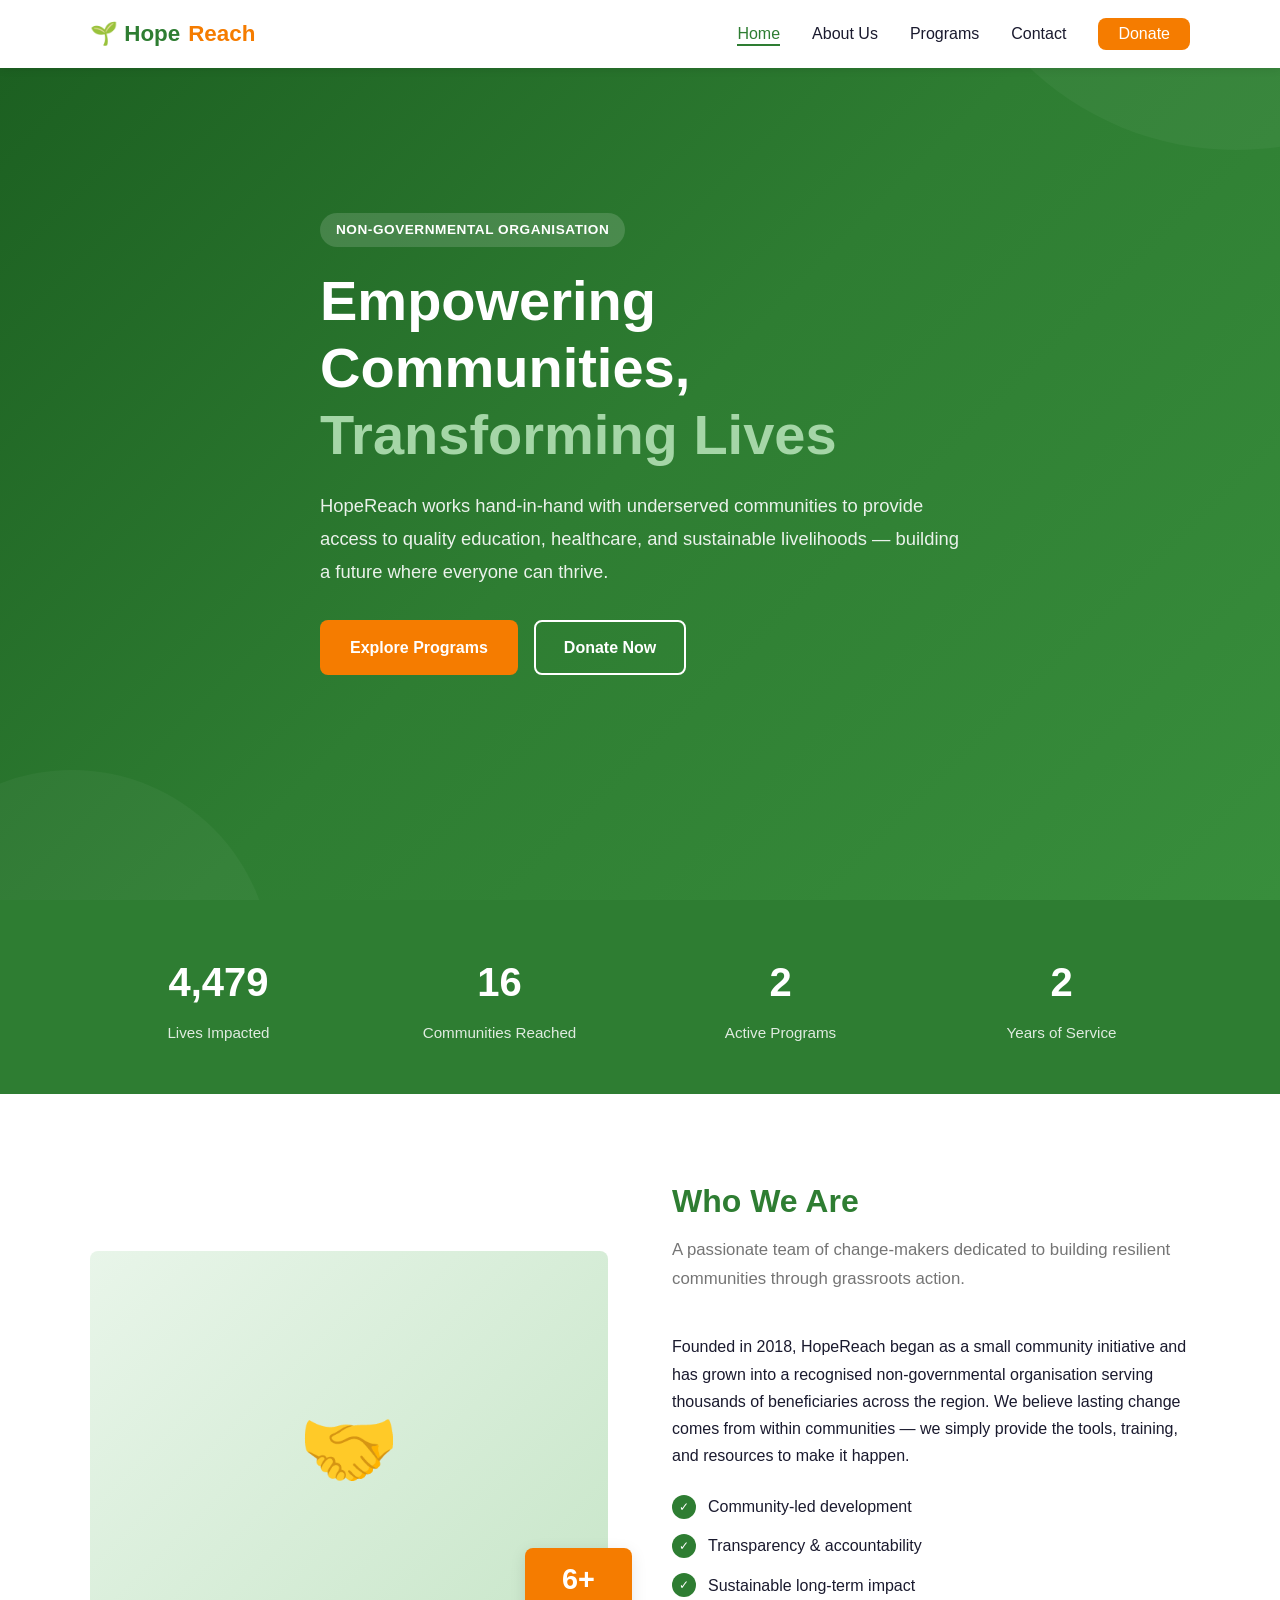
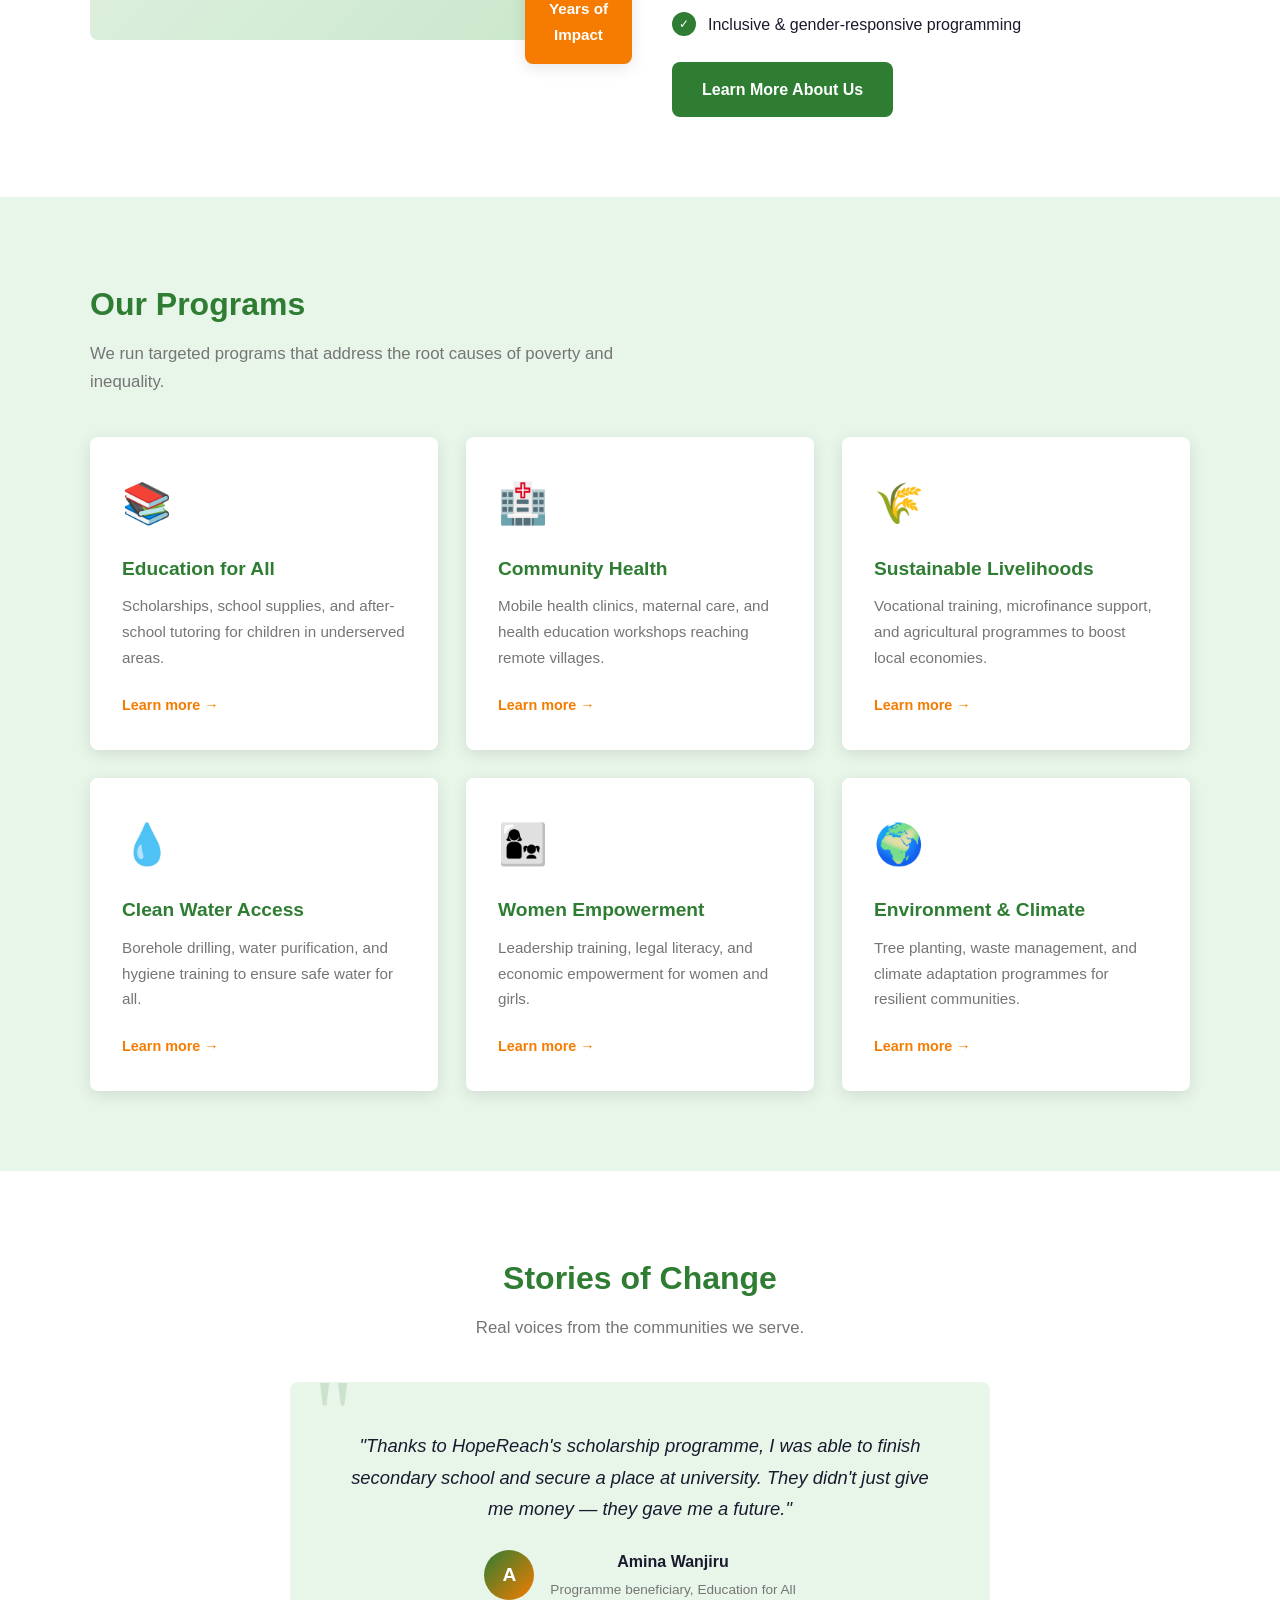
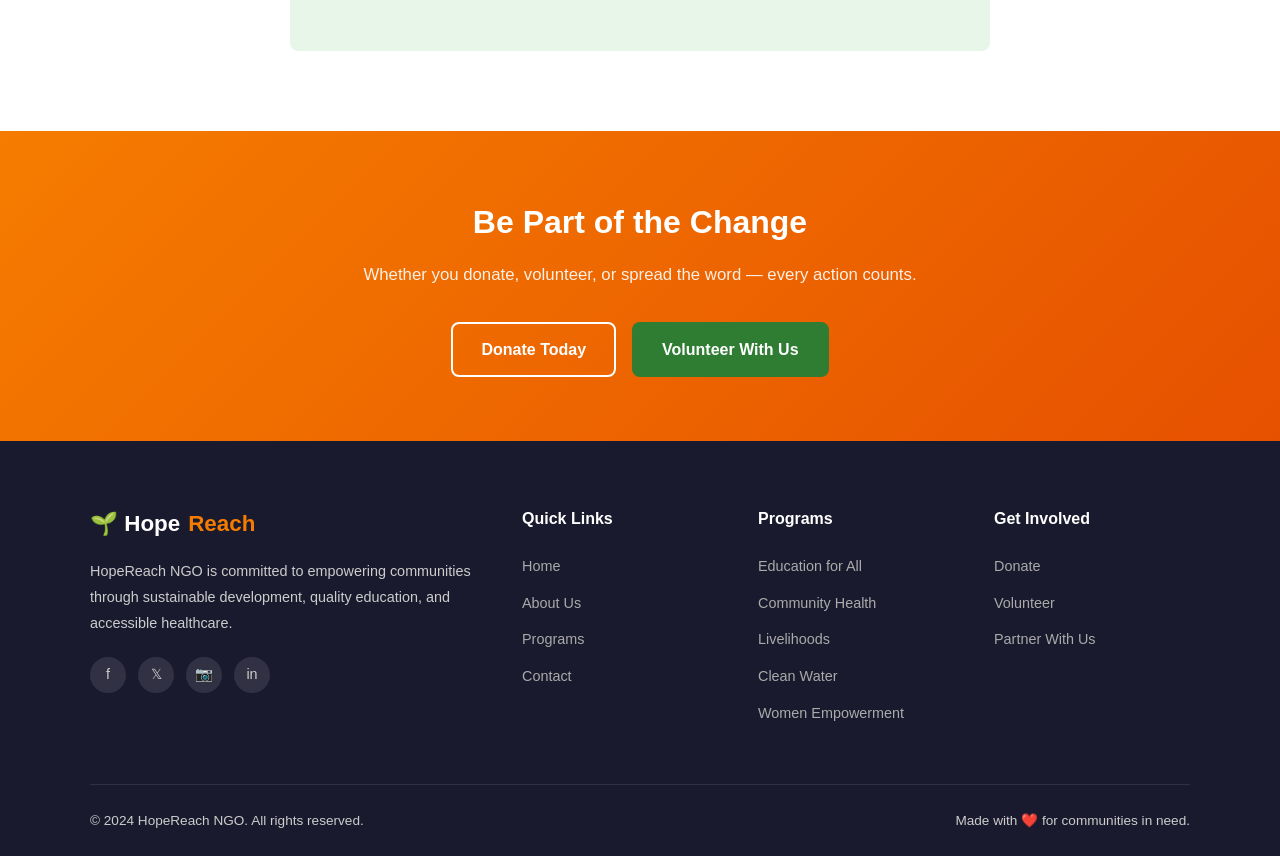
<file: index.html>
<!DOCTYPE html>
<html lang="en">
<head>
  <meta charset="UTF-8" />
  <meta name="viewport" content="width=device-width, initial-scale=1.0" />
  <meta name="description" content="HopeReach NGO — Empowering communities through education, healthcare, and sustainable development." />
  <title>HopeReach NGO | Empowering Communities</title>
  <link rel="stylesheet" href="css/style.css" />
</head>
<body>

  <!-- ===== Navigation ===== -->
  <nav class="navbar" id="navbar">
    <div class="nav-container">
      <a href="index.html" class="nav-logo">
        🌱 Hope<span>Reach</span>
      </a>
      <ul class="nav-links" id="navLinks">
        <li><a href="index.html" class="active">Home</a></li>
        <li><a href="about.html">About Us</a></li>
        <li><a href="programs.html">Programs</a></li>
        <li><a href="contact.html">Contact</a></li>
        <li><a href="contact.html#donate" class="nav-cta">Donate</a></li>
      </ul>
      <button class="hamburger" id="hamburger" aria-label="Toggle navigation">
        <span></span>
        <span></span>
        <span></span>
      </button>
    </div>
  </nav>

  <!-- ===== Hero ===== -->
  <section class="hero">
    <div class="container">
      <div class="hero-content">
        <span class="hero-badge">Non-Governmental Organisation</span>
        <h1>Empowering Communities,<br /><span>Transforming Lives</span></h1>
        <p>
          HopeReach works hand-in-hand with underserved communities to provide
          access to quality education, healthcare, and sustainable livelihoods —
          building a future where everyone can thrive.
        </p>
        <div class="hero-actions">
          <a href="programs.html" class="btn btn-secondary">Explore Programs</a>
          <a href="contact.html#donate" class="btn btn-outline">Donate Now</a>
        </div>
      </div>
    </div>
  </section>

  <!-- ===== Impact Stats ===== -->
  <section class="impact-stats">
    <div class="container">
      <div class="stats-grid">
        <div class="stat-item">
          <h3 data-target="12000">0</h3>
          <p>Lives Impacted</p>
        </div>
        <div class="stat-item">
          <h3 data-target="45">0</h3>
          <p>Communities Reached</p>
        </div>
        <div class="stat-item">
          <h3 data-target="8">0</h3>
          <p>Active Programs</p>
        </div>
        <div class="stat-item">
          <h3 data-target="6">0</h3>
          <p>Years of Service</p>
        </div>
      </div>
    </div>
  </section>

  <!-- ===== About Preview ===== -->
  <section class="about-preview">
    <div class="container">
      <div class="grid-2">
        <div class="about-preview-image">
          <div class="image-placeholder">🤝</div>
          <div class="about-badge">
            <span>6+</span>Years of<br />Impact
          </div>
        </div>
        <div class="about-preview-text">
          <h2 class="section-title">Who We Are</h2>
          <p class="section-subtitle">
            A passionate team of change-makers dedicated to building resilient communities
            through grassroots action.
          </p>
          <p>
            Founded in 2018, HopeReach began as a small community initiative and has grown
            into a recognised non-governmental organisation serving thousands of beneficiaries
            across the region. We believe lasting change comes from within communities —
            we simply provide the tools, training, and resources to make it happen.
          </p>
          <ul class="values-list">
            <li>Community-led development</li>
            <li>Transparency &amp; accountability</li>
            <li>Sustainable long-term impact</li>
            <li>Inclusive &amp; gender-responsive programming</li>
          </ul>
          <a href="about.html" class="btn btn-primary">Learn More About Us</a>
        </div>
      </div>
    </div>
  </section>

  <!-- ===== Programs Preview ===== -->
  <section class="programs-preview">
    <div class="container">
      <h2 class="section-title">Our Programs</h2>
      <p class="section-subtitle">
        We run targeted programs that address the root causes of poverty and inequality.
      </p>
      <div class="programs-grid">
        <div class="program-card">
          <div class="program-icon">📚</div>
          <h3>Education for All</h3>
          <p>Scholarships, school supplies, and after-school tutoring for children in underserved areas.</p>
          <a href="programs.html#education">Learn more →</a>
        </div>
        <div class="program-card">
          <div class="program-icon">🏥</div>
          <h3>Community Health</h3>
          <p>Mobile health clinics, maternal care, and health education workshops reaching remote villages.</p>
          <a href="programs.html#health">Learn more →</a>
        </div>
        <div class="program-card">
          <div class="program-icon">🌾</div>
          <h3>Sustainable Livelihoods</h3>
          <p>Vocational training, microfinance support, and agricultural programmes to boost local economies.</p>
          <a href="programs.html#livelihoods">Learn more →</a>
        </div>
        <div class="program-card">
          <div class="program-icon">💧</div>
          <h3>Clean Water Access</h3>
          <p>Borehole drilling, water purification, and hygiene training to ensure safe water for all.</p>
          <a href="programs.html#water">Learn more →</a>
        </div>
        <div class="program-card">
          <div class="program-icon">👩‍👧</div>
          <h3>Women Empowerment</h3>
          <p>Leadership training, legal literacy, and economic empowerment for women and girls.</p>
          <a href="programs.html#women">Learn more →</a>
        </div>
        <div class="program-card">
          <div class="program-icon">🌍</div>
          <h3>Environment &amp; Climate</h3>
          <p>Tree planting, waste management, and climate adaptation programmes for resilient communities.</p>
          <a href="programs.html#environment">Learn more →</a>
        </div>
      </div>
    </div>
  </section>

  <!-- ===== Testimonial ===== -->
  <section class="testimonial-section">
    <div class="container">
      <h2 class="section-title text-center">Stories of Change</h2>
      <p class="section-subtitle centered">
        Real voices from the communities we serve.
      </p>
      <div class="testimonial-card">
        <p class="testimonial-text">
          "Thanks to HopeReach's scholarship programme, I was able to finish secondary school
          and secure a place at university. They didn't just give me money — they gave me a future."
        </p>
        <div class="testimonial-author">
          <div class="avatar">A</div>
          <div class="author-info">
            <strong>Amina Wanjiru</strong>
            <span>Programme beneficiary, Education for All</span>
          </div>
        </div>
      </div>
    </div>
  </section>

  <!-- ===== CTA Banner ===== -->
  <section class="cta-banner">
    <div class="container">
      <h2>Be Part of the Change</h2>
      <p>Whether you donate, volunteer, or spread the word — every action counts.</p>
      <div class="cta-actions">
        <a href="contact.html#donate" class="btn btn-outline">Donate Today</a>
        <a href="contact.html#volunteer" class="btn btn-primary">Volunteer With Us</a>
      </div>
    </div>
  </section>

  <!-- ===== Footer ===== -->
  <footer class="footer">
    <div class="container">
      <div class="footer-grid">
        <div class="footer-brand">
          <div class="nav-logo">🌱 Hope<span>Reach</span></div>
          <p>
            HopeReach NGO is committed to empowering communities through sustainable
            development, quality education, and accessible healthcare.
          </p>
          <div class="social-links">
            <a href="#" class="social-link" aria-label="Facebook">f</a>
            <a href="#" class="social-link" aria-label="Twitter">𝕏</a>
            <a href="#" class="social-link" aria-label="Instagram">📷</a>
            <a href="#" class="social-link" aria-label="LinkedIn">in</a>
          </div>
        </div>
        <div class="footer-col">
          <h4>Quick Links</h4>
          <ul>
            <li><a href="index.html">Home</a></li>
            <li><a href="about.html">About Us</a></li>
            <li><a href="programs.html">Programs</a></li>
            <li><a href="contact.html">Contact</a></li>
          </ul>
        </div>
        <div class="footer-col">
          <h4>Programs</h4>
          <ul>
            <li><a href="programs.html#education">Education for All</a></li>
            <li><a href="programs.html#health">Community Health</a></li>
            <li><a href="programs.html#livelihoods">Livelihoods</a></li>
            <li><a href="programs.html#water">Clean Water</a></li>
            <li><a href="programs.html#women">Women Empowerment</a></li>
          </ul>
        </div>
        <div class="footer-col">
          <h4>Get Involved</h4>
          <ul>
            <li><a href="contact.html#donate">Donate</a></li>
            <li><a href="contact.html#volunteer">Volunteer</a></li>
            <li><a href="contact.html">Partner With Us</a></li>
          </ul>
        </div>
      </div>
      <div class="footer-bottom">
        <p>&copy; 2024 HopeReach NGO. All rights reserved.</p>
        <p>Made with ❤️ for communities in need.</p>
      </div>
    </div>
  </footer>

  <script src="js/main.js"></script>
</body>
</html>
</file>
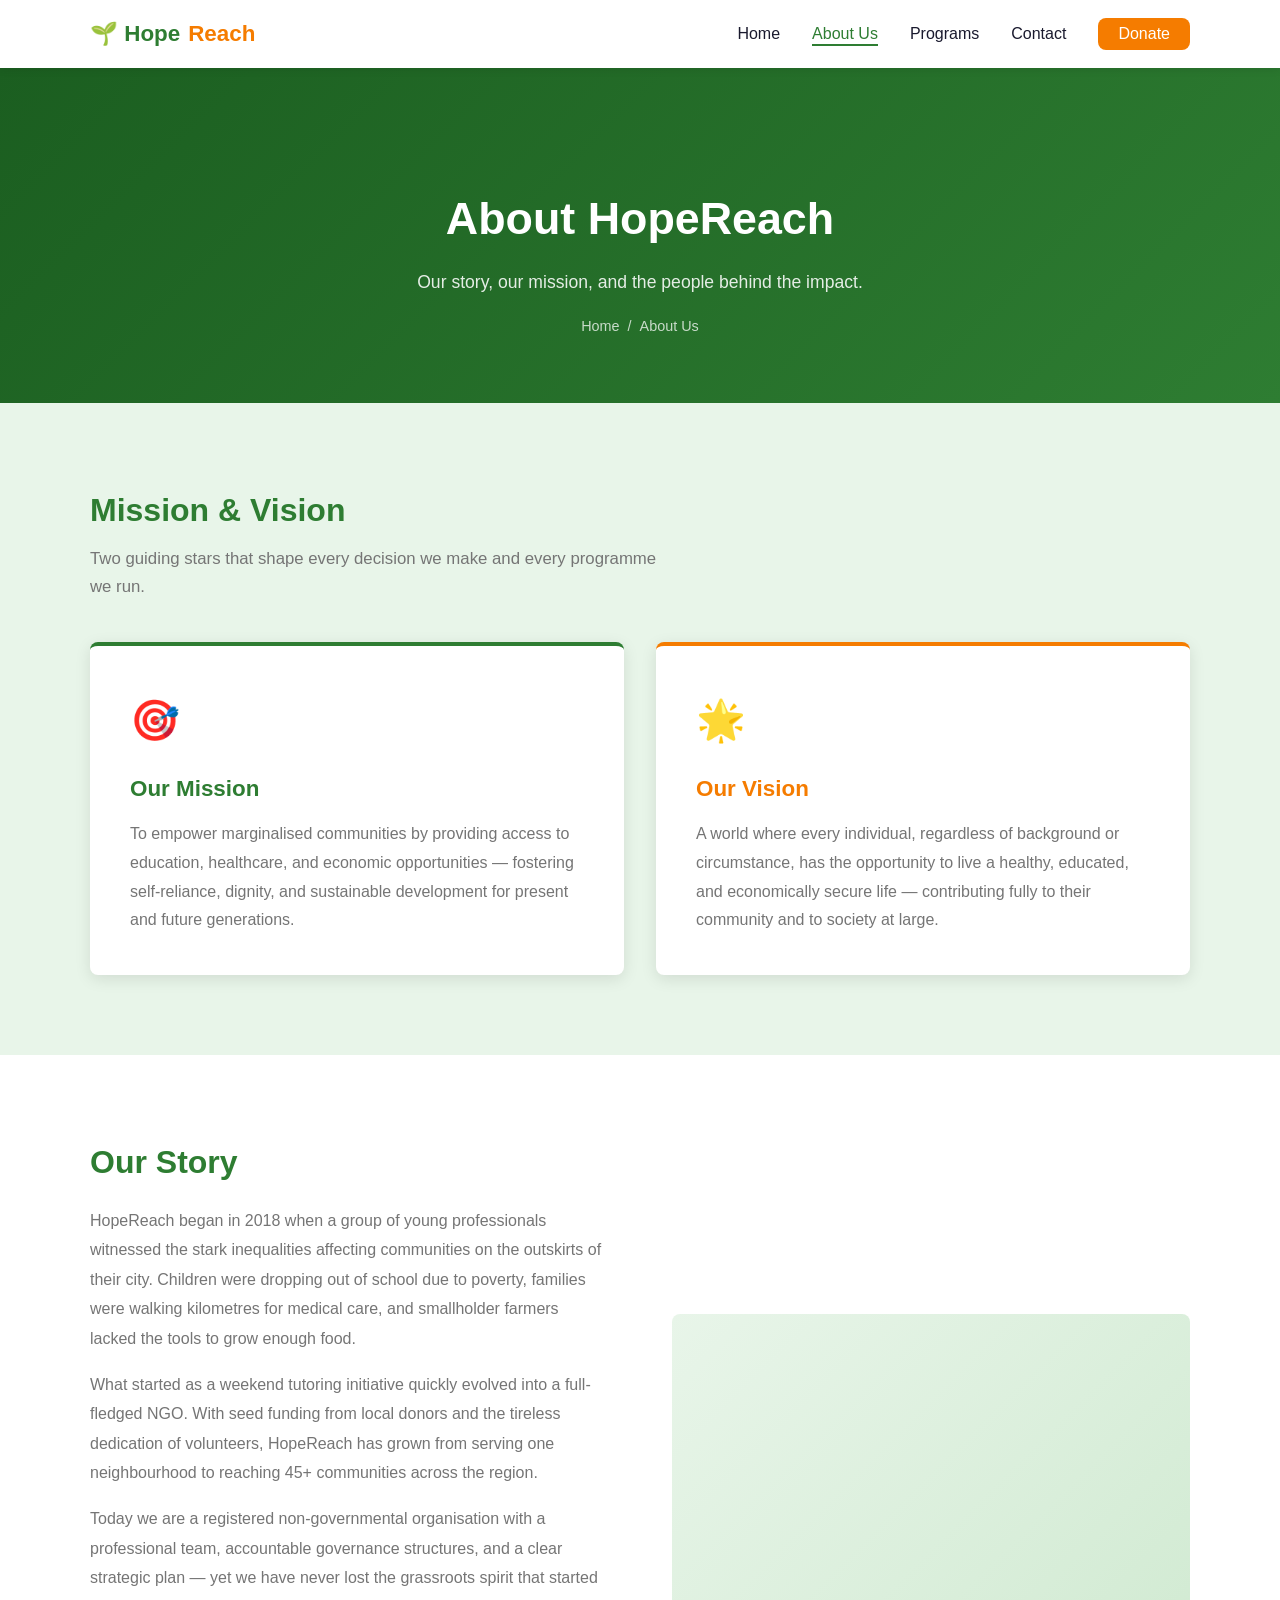
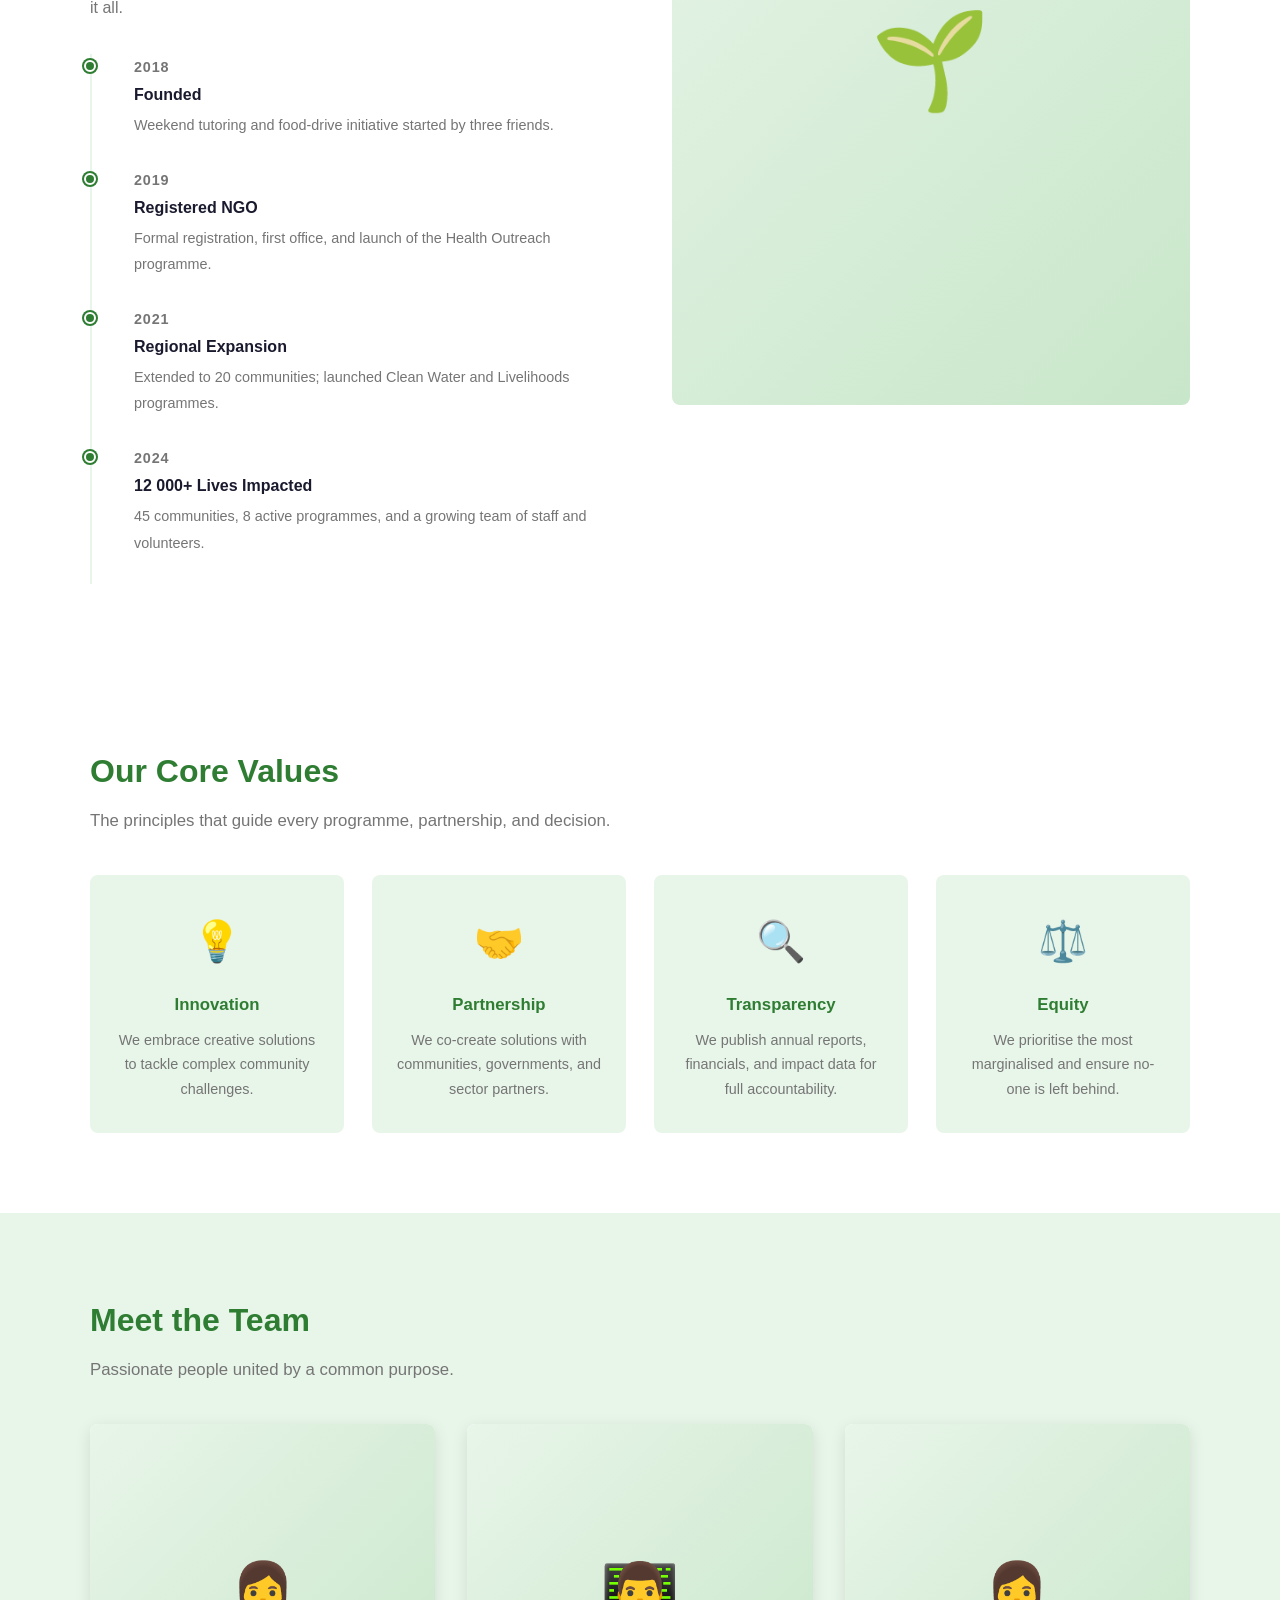
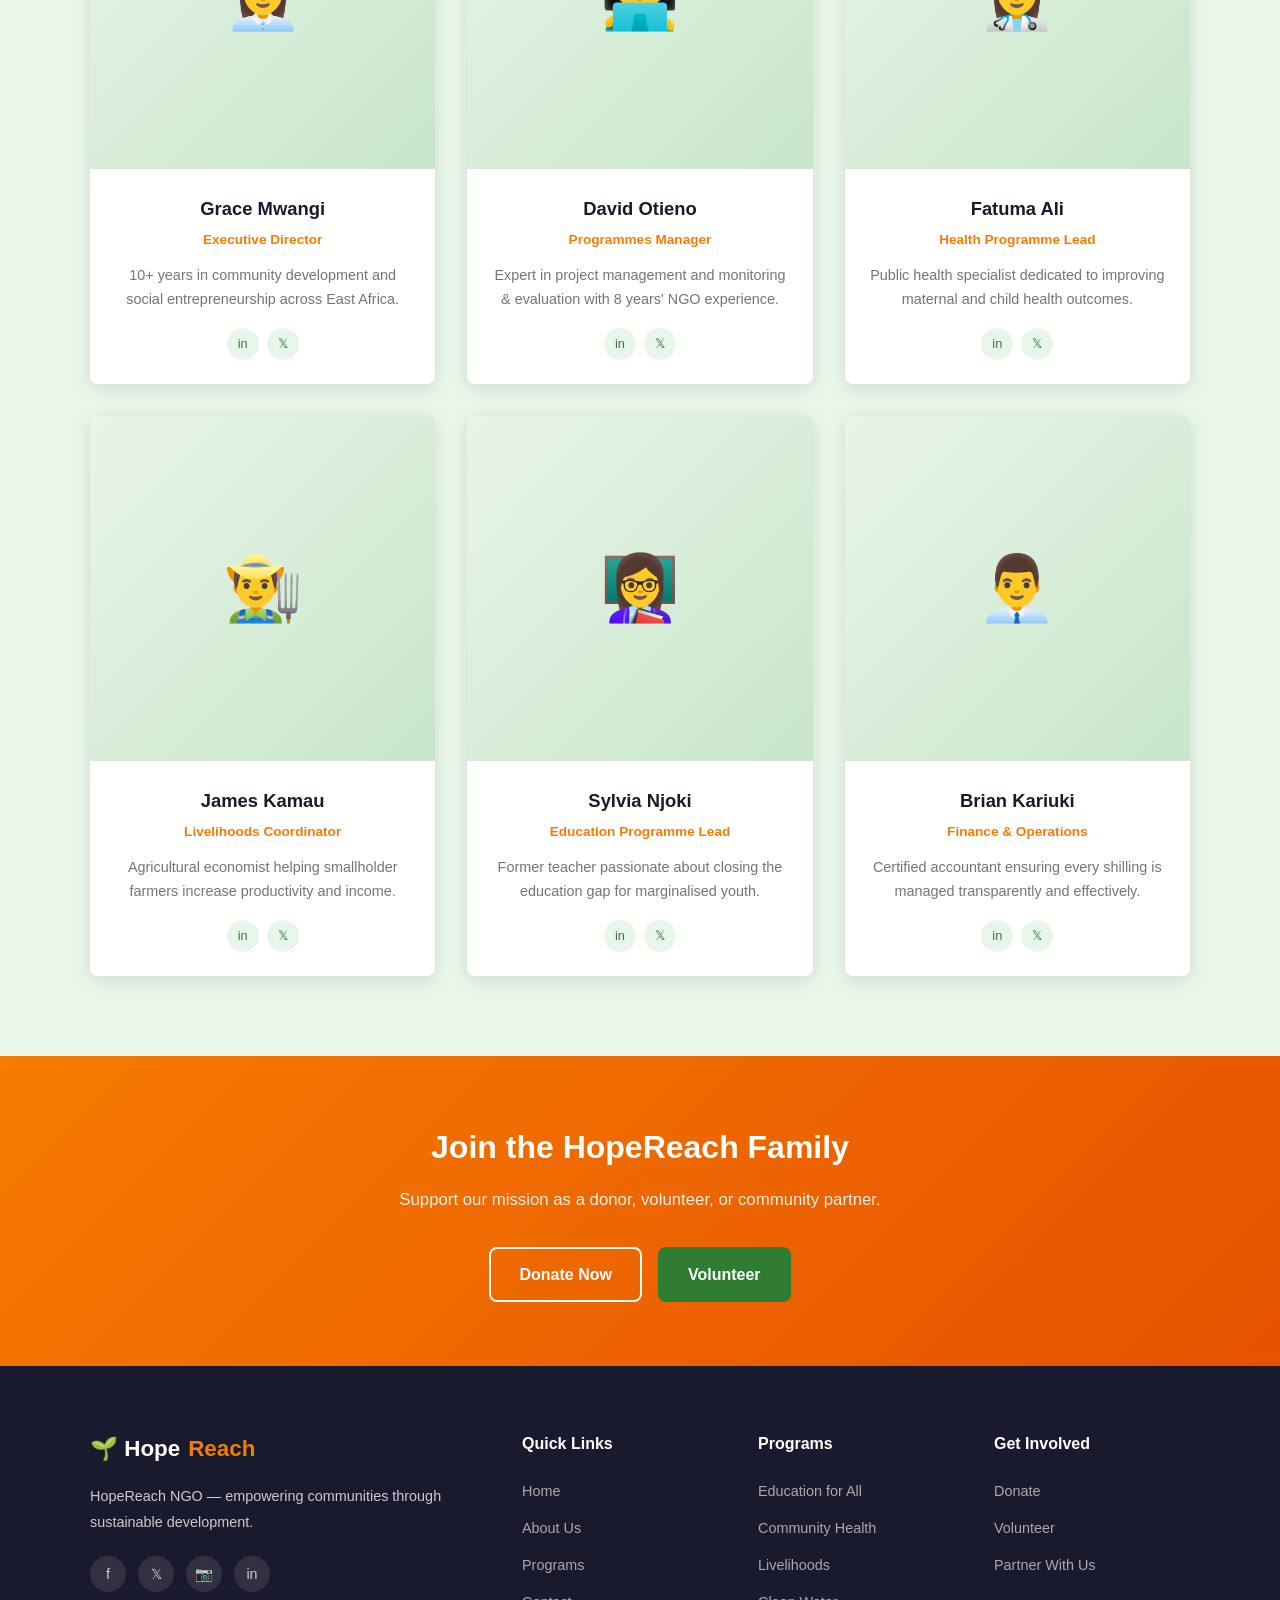
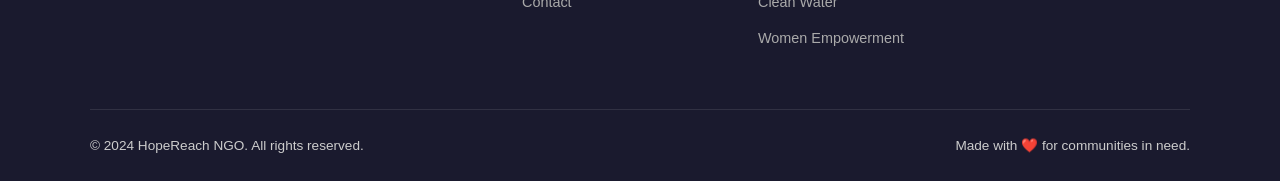
<file: about.html>
<!DOCTYPE html>
<html lang="en">
<head>
  <meta charset="UTF-8" />
  <meta name="viewport" content="width=device-width, initial-scale=1.0" />
  <meta name="description" content="Learn about HopeReach NGO — our mission, our story, our team, and the values that drive us." />
  <title>About Us | HopeReach NGO</title>
  <link rel="stylesheet" href="css/style.css" />
  <link rel="stylesheet" href="css/about-programs.css" />
</head>
<body>

  <!-- ===== Navigation ===== -->
  <nav class="navbar" id="navbar">
    <div class="nav-container">
      <a href="index.html" class="nav-logo">
        🌱 Hope<span>Reach</span>
      </a>
      <ul class="nav-links" id="navLinks">
        <li><a href="index.html">Home</a></li>
        <li><a href="about.html" class="active">About Us</a></li>
        <li><a href="programs.html">Programs</a></li>
        <li><a href="contact.html">Contact</a></li>
        <li><a href="contact.html#donate" class="nav-cta">Donate</a></li>
      </ul>
      <button class="hamburger" id="hamburger" aria-label="Toggle navigation">
        <span></span>
        <span></span>
        <span></span>
      </button>
    </div>
  </nav>

  <!-- ===== Page Header ===== -->
  <header class="page-header">
    <div class="container">
      <h1>About HopeReach</h1>
      <p>Our story, our mission, and the people behind the impact.</p>
      <div class="breadcrumb">
        <a href="index.html">Home</a>
        <span>/</span>
        <span>About Us</span>
      </div>
    </div>
  </header>

  <!-- ===== Mission & Vision ===== -->
  <section class="mission-vision">
    <div class="container">
      <h2 class="section-title">Mission &amp; Vision</h2>
      <p class="section-subtitle">
        Two guiding stars that shape every decision we make and every programme we run.
      </p>
      <div class="mv-grid">
        <div class="mv-card">
          <div class="mv-icon">🎯</div>
          <h3>Our Mission</h3>
          <p>
            To empower marginalised communities by providing access to education, healthcare,
            and economic opportunities — fostering self-reliance, dignity, and sustainable
            development for present and future generations.
          </p>
        </div>
        <div class="mv-card vision">
          <div class="mv-icon">🌟</div>
          <h3>Our Vision</h3>
          <p>
            A world where every individual, regardless of background or circumstance, has the
            opportunity to live a healthy, educated, and economically secure life — contributing
            fully to their community and to society at large.
          </p>
        </div>
      </div>
    </div>
  </section>

  <!-- ===== Our Story ===== -->
  <section class="our-story">
    <div class="container">
      <div class="story-grid">
        <div class="story-content">
          <h2>Our Story</h2>
          <p>
            HopeReach began in 2018 when a group of young professionals witnessed the stark
            inequalities affecting communities on the outskirts of their city. Children were
            dropping out of school due to poverty, families were walking kilometres for
            medical care, and smallholder farmers lacked the tools to grow enough food.
          </p>
          <p>
            What started as a weekend tutoring initiative quickly evolved into a full-fledged
            NGO. With seed funding from local donors and the tireless dedication of volunteers,
            HopeReach has grown from serving one neighbourhood to reaching 45+ communities
            across the region.
          </p>
          <p>
            Today we are a registered non-governmental organisation with a professional team,
            accountable governance structures, and a clear strategic plan — yet we have never
            lost the grassroots spirit that started it all.
          </p>
          <div class="timeline">
            <div class="timeline-item">
              <p class="timeline-year">2018</p>
              <h4>Founded</h4>
              <p>Weekend tutoring and food-drive initiative started by three friends.</p>
            </div>
            <div class="timeline-item">
              <p class="timeline-year">2019</p>
              <h4>Registered NGO</h4>
              <p>Formal registration, first office, and launch of the Health Outreach programme.</p>
            </div>
            <div class="timeline-item">
              <p class="timeline-year">2021</p>
              <h4>Regional Expansion</h4>
              <p>Extended to 20 communities; launched Clean Water and Livelihoods programmes.</p>
            </div>
            <div class="timeline-item">
              <p class="timeline-year">2024</p>
              <h4>12 000+ Lives Impacted</h4>
              <p>45 communities, 8 active programmes, and a growing team of staff and volunteers.</p>
            </div>
          </div>
        </div>
        <div class="story-image">
          <div class="image-placeholder story-image-placeholder">🌱</div>
        </div>
      </div>
    </div>
  </section>

  <!-- ===== Core Values ===== -->
  <section class="core-values">
    <div class="container">
      <h2 class="section-title">Our Core Values</h2>
      <p class="section-subtitle">
        The principles that guide every programme, partnership, and decision.
      </p>
      <div class="values-grid">
        <div class="value-card">
          <div class="value-icon">💡</div>
          <h3>Innovation</h3>
          <p>We embrace creative solutions to tackle complex community challenges.</p>
        </div>
        <div class="value-card">
          <div class="value-icon">🤝</div>
          <h3>Partnership</h3>
          <p>We co-create solutions with communities, governments, and sector partners.</p>
        </div>
        <div class="value-card">
          <div class="value-icon">🔍</div>
          <h3>Transparency</h3>
          <p>We publish annual reports, financials, and impact data for full accountability.</p>
        </div>
        <div class="value-card">
          <div class="value-icon">⚖️</div>
          <h3>Equity</h3>
          <p>We prioritise the most marginalised and ensure no-one is left behind.</p>
        </div>
      </div>
    </div>
  </section>

  <!-- ===== Team ===== -->
  <section class="team-section">
    <div class="container">
      <h2 class="section-title">Meet the Team</h2>
      <p class="section-subtitle">
        Passionate people united by a common purpose.
      </p>
      <div class="team-grid">
        <div class="team-card">
          <div class="team-avatar">👩‍💼</div>
          <div class="team-info">
            <h3>Grace Mwangi</h3>
            <p class="role">Executive Director</p>
            <p>10+ years in community development and social entrepreneurship across East Africa.</p>
            <div class="team-social">
              <a href="#" aria-label="LinkedIn">in</a>
              <a href="#" aria-label="Twitter">𝕏</a>
            </div>
          </div>
        </div>
        <div class="team-card">
          <div class="team-avatar">👨‍💻</div>
          <div class="team-info">
            <h3>David Otieno</h3>
            <p class="role">Programmes Manager</p>
            <p>Expert in project management and monitoring &amp; evaluation with 8 years' NGO experience.</p>
            <div class="team-social">
              <a href="#" aria-label="LinkedIn">in</a>
              <a href="#" aria-label="Twitter">𝕏</a>
            </div>
          </div>
        </div>
        <div class="team-card">
          <div class="team-avatar">👩‍⚕️</div>
          <div class="team-info">
            <h3>Fatuma Ali</h3>
            <p class="role">Health Programme Lead</p>
            <p>Public health specialist dedicated to improving maternal and child health outcomes.</p>
            <div class="team-social">
              <a href="#" aria-label="LinkedIn">in</a>
              <a href="#" aria-label="Twitter">𝕏</a>
            </div>
          </div>
        </div>
        <div class="team-card">
          <div class="team-avatar">👨‍🌾</div>
          <div class="team-info">
            <h3>James Kamau</h3>
            <p class="role">Livelihoods Coordinator</p>
            <p>Agricultural economist helping smallholder farmers increase productivity and income.</p>
            <div class="team-social">
              <a href="#" aria-label="LinkedIn">in</a>
              <a href="#" aria-label="Twitter">𝕏</a>
            </div>
          </div>
        </div>
        <div class="team-card">
          <div class="team-avatar">👩‍🏫</div>
          <div class="team-info">
            <h3>Sylvia Njoki</h3>
            <p class="role">Education Programme Lead</p>
            <p>Former teacher passionate about closing the education gap for marginalised youth.</p>
            <div class="team-social">
              <a href="#" aria-label="LinkedIn">in</a>
              <a href="#" aria-label="Twitter">𝕏</a>
            </div>
          </div>
        </div>
        <div class="team-card">
          <div class="team-avatar">👨‍💼</div>
          <div class="team-info">
            <h3>Brian Kariuki</h3>
            <p class="role">Finance &amp; Operations</p>
            <p>Certified accountant ensuring every shilling is managed transparently and effectively.</p>
            <div class="team-social">
              <a href="#" aria-label="LinkedIn">in</a>
              <a href="#" aria-label="Twitter">𝕏</a>
            </div>
          </div>
        </div>
      </div>
    </div>
  </section>

  <!-- ===== CTA Banner ===== -->
  <section class="cta-banner">
    <div class="container">
      <h2>Join the HopeReach Family</h2>
      <p>Support our mission as a donor, volunteer, or community partner.</p>
      <div class="cta-actions">
        <a href="contact.html#donate" class="btn btn-outline">Donate Now</a>
        <a href="contact.html#volunteer" class="btn btn-primary">Volunteer</a>
      </div>
    </div>
  </section>

  <!-- ===== Footer ===== -->
  <footer class="footer">
    <div class="container">
      <div class="footer-grid">
        <div class="footer-brand">
          <div class="nav-logo">🌱 Hope<span>Reach</span></div>
          <p>HopeReach NGO — empowering communities through sustainable development.</p>
          <div class="social-links">
            <a href="#" class="social-link" aria-label="Facebook">f</a>
            <a href="#" class="social-link" aria-label="Twitter">𝕏</a>
            <a href="#" class="social-link" aria-label="Instagram">📷</a>
            <a href="#" class="social-link" aria-label="LinkedIn">in</a>
          </div>
        </div>
        <div class="footer-col">
          <h4>Quick Links</h4>
          <ul>
            <li><a href="index.html">Home</a></li>
            <li><a href="about.html">About Us</a></li>
            <li><a href="programs.html">Programs</a></li>
            <li><a href="contact.html">Contact</a></li>
          </ul>
        </div>
        <div class="footer-col">
          <h4>Programs</h4>
          <ul>
            <li><a href="programs.html#education">Education for All</a></li>
            <li><a href="programs.html#health">Community Health</a></li>
            <li><a href="programs.html#livelihoods">Livelihoods</a></li>
            <li><a href="programs.html#water">Clean Water</a></li>
            <li><a href="programs.html#women">Women Empowerment</a></li>
          </ul>
        </div>
        <div class="footer-col">
          <h4>Get Involved</h4>
          <ul>
            <li><a href="contact.html#donate">Donate</a></li>
            <li><a href="contact.html#volunteer">Volunteer</a></li>
            <li><a href="contact.html">Partner With Us</a></li>
          </ul>
        </div>
      </div>
      <div class="footer-bottom">
        <p>&copy; 2024 HopeReach NGO. All rights reserved.</p>
        <p>Made with ❤️ for communities in need.</p>
      </div>
    </div>
  </footer>

  <script src="js/main.js"></script>
</body>
</html>
</file>
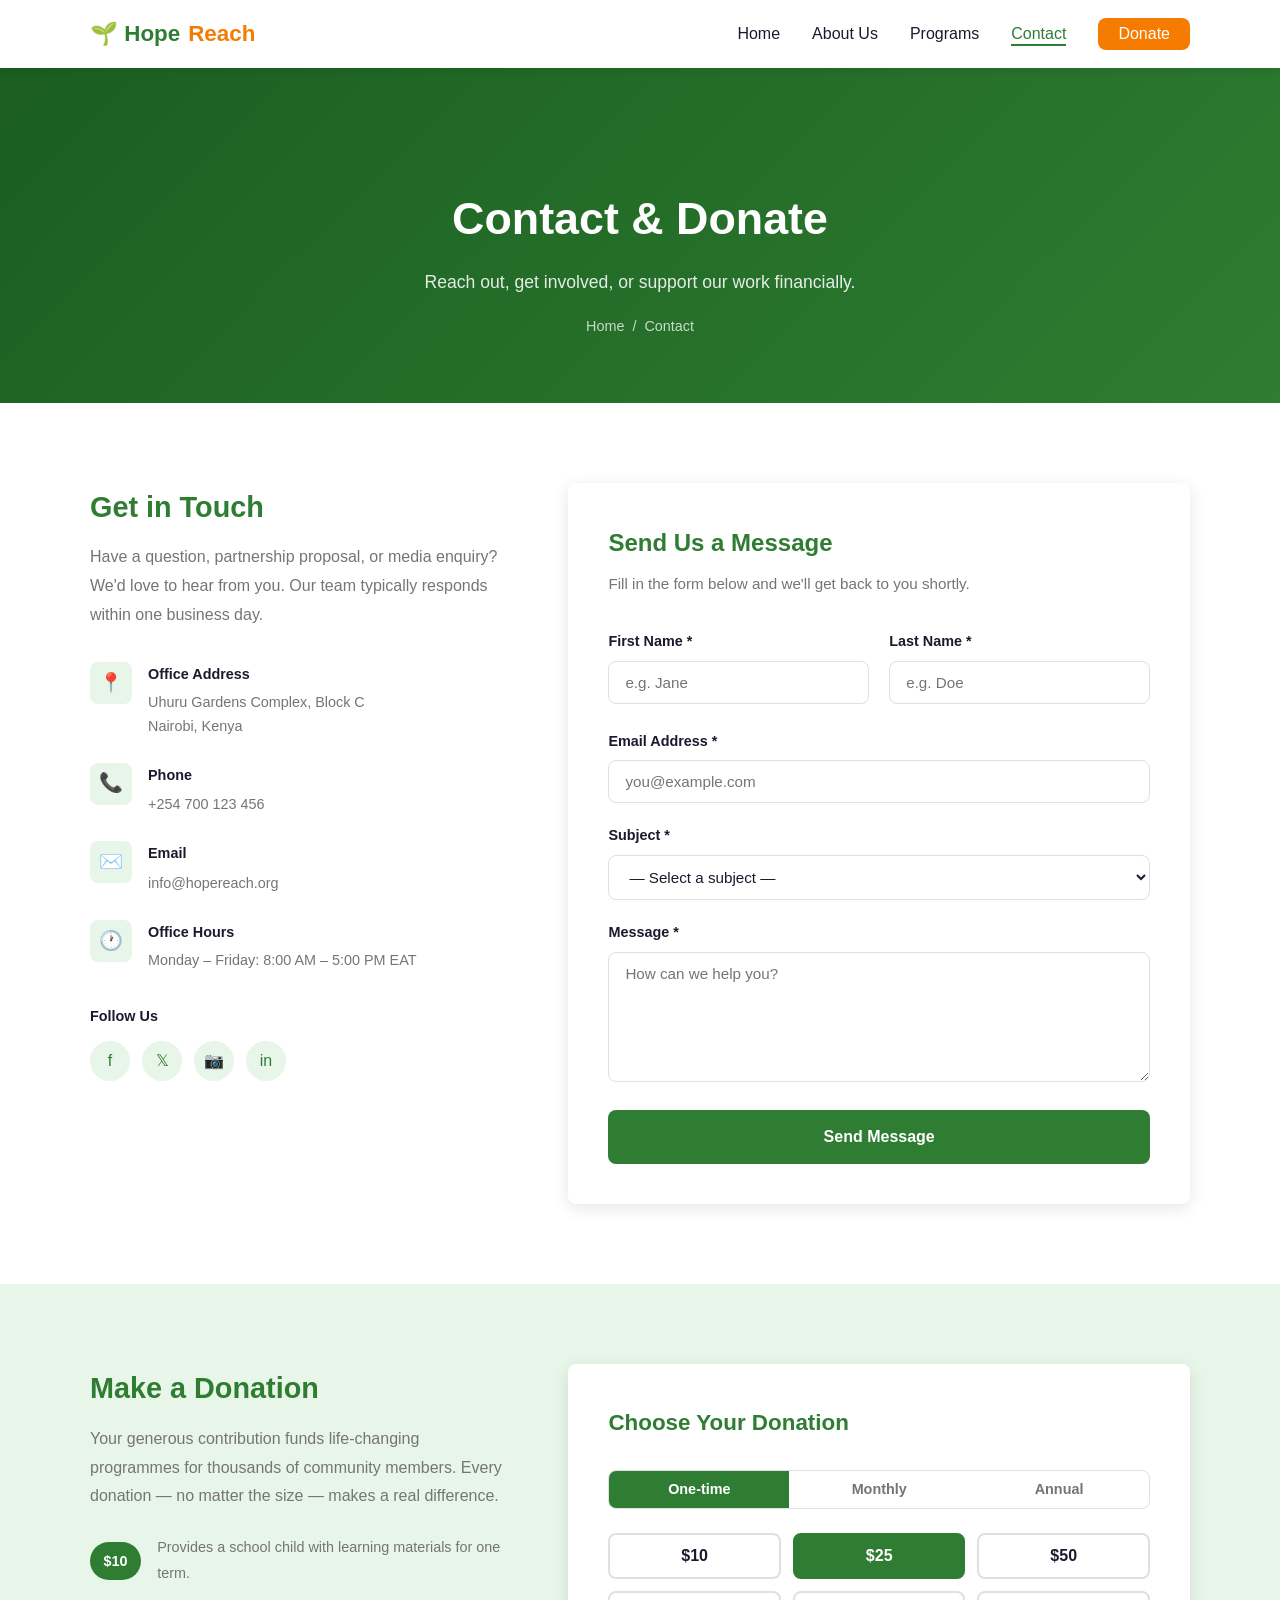
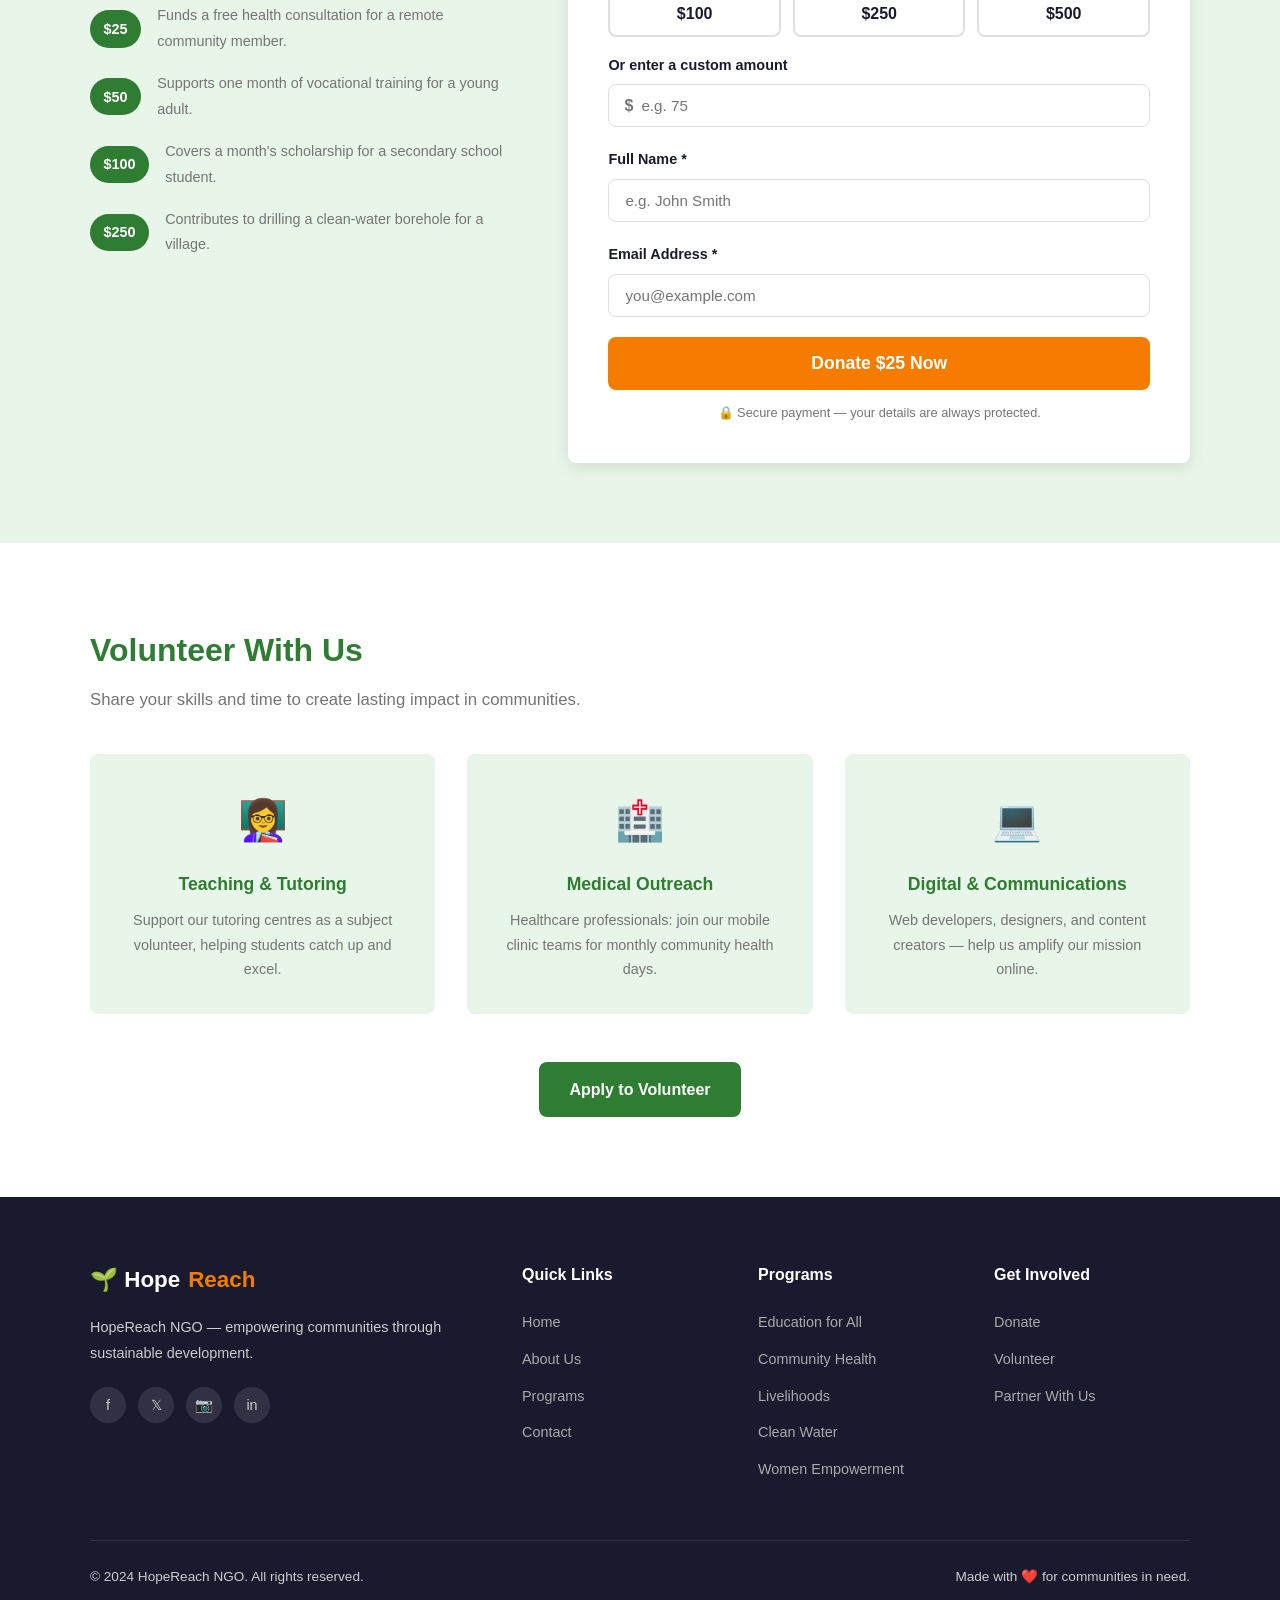
<file: contact.html>
<!DOCTYPE html>
<html lang="en">
<head>
  <meta charset="UTF-8" />
  <meta name="viewport" content="width=device-width, initial-scale=1.0" />
  <meta name="description" content="Contact HopeReach NGO, make a donation, or sign up to volunteer. Every contribution matters." />
  <title>Contact &amp; Donate | HopeReach NGO</title>
  <link rel="stylesheet" href="css/style.css" />
  <link rel="stylesheet" href="css/contact-donate.css" />
</head>
<body>

  <!-- ===== Navigation ===== -->
  <nav class="navbar" id="navbar">
    <div class="nav-container">
      <a href="index.html" class="nav-logo">
        🌱 Hope<span>Reach</span>
      </a>
      <ul class="nav-links" id="navLinks">
        <li><a href="index.html">Home</a></li>
        <li><a href="about.html">About Us</a></li>
        <li><a href="programs.html">Programs</a></li>
        <li><a href="contact.html" class="active">Contact</a></li>
        <li><a href="#donate" class="nav-cta">Donate</a></li>
      </ul>
      <button class="hamburger" id="hamburger" aria-label="Toggle navigation">
        <span></span>
        <span></span>
        <span></span>
      </button>
    </div>
  </nav>

  <!-- ===== Page Header ===== -->
  <header class="page-header">
    <div class="container">
      <h1>Contact &amp; Donate</h1>
      <p>Reach out, get involved, or support our work financially.</p>
      <div class="breadcrumb">
        <a href="index.html">Home</a>
        <span>/</span>
        <span>Contact</span>
      </div>
    </div>
  </header>

  <!-- ===== Contact Section ===== -->
  <section class="contact-section">
    <div class="container">
      <div class="contact-grid">

        <!-- Contact Info -->
        <div class="contact-info">
          <h2>Get in Touch</h2>
          <p>
            Have a question, partnership proposal, or media enquiry?
            We'd love to hear from you. Our team typically responds within
            one business day.
          </p>
          <div class="contact-details">
            <div class="contact-item">
              <div class="contact-icon">📍</div>
              <div>
                <h4>Office Address</h4>
                <p>Uhuru Gardens Complex, Block C<br />Nairobi, Kenya</p>
              </div>
            </div>
            <div class="contact-item">
              <div class="contact-icon">📞</div>
              <div>
                <h4>Phone</h4>
                <a href="tel:+254700123456">+254 700 123 456</a>
              </div>
            </div>
            <div class="contact-item">
              <div class="contact-icon">✉️</div>
              <div>
                <h4>Email</h4>
                <a href="mailto:info@hopereach.org">info@hopereach.org</a>
              </div>
            </div>
            <div class="contact-item">
              <div class="contact-icon">🕐</div>
              <div>
                <h4>Office Hours</h4>
                <p>Monday – Friday: 8:00 AM – 5:00 PM EAT</p>
              </div>
            </div>
          </div>
          <div class="contact-social">
            <h4>Follow Us</h4>
            <div class="contact-social-links">
              <a href="#" aria-label="Facebook">f</a>
              <a href="#" aria-label="Twitter">𝕏</a>
              <a href="#" aria-label="Instagram">📷</a>
              <a href="#" aria-label="LinkedIn">in</a>
            </div>
          </div>
        </div>

        <!-- Contact Form -->
        <div class="contact-form-card">
          <h2>Send Us a Message</h2>
          <p>Fill in the form below and we'll get back to you shortly.</p>
          <div class="form-success" id="contactSuccess">
            ✅ Message sent! We'll be in touch soon.
          </div>
          <form id="contactForm" novalidate>
            <div class="form-row">
              <div class="form-group">
                <label for="firstName">First Name *</label>
                <input type="text" id="firstName" name="firstName" placeholder="e.g. Jane" required />
                <span class="form-error" id="firstNameError"></span>
              </div>
              <div class="form-group">
                <label for="lastName">Last Name *</label>
                <input type="text" id="lastName" name="lastName" placeholder="e.g. Doe" required />
                <span class="form-error" id="lastNameError"></span>
              </div>
            </div>
            <div class="form-group">
              <label for="email">Email Address *</label>
              <input type="email" id="email" name="email" placeholder="you@example.com" required />
              <span class="form-error" id="emailError"></span>
            </div>
            <div class="form-group">
              <label for="subject">Subject *</label>
              <select id="subject" name="subject" required>
                <option value="">— Select a subject —</option>
                <option value="general">General Enquiry</option>
                <option value="partnership">Partnership Proposal</option>
                <option value="volunteer">Volunteering</option>
                <option value="media">Media &amp; Press</option>
                <option value="donation">Donation Enquiry</option>
                <option value="other">Other</option>
              </select>
              <span class="form-error" id="subjectError"></span>
            </div>
            <div class="form-group">
              <label for="message">Message *</label>
              <textarea id="message" name="message" placeholder="How can we help you?" required></textarea>
              <span class="form-error" id="messageError"></span>
            </div>
            <button type="submit" class="btn btn-primary btn-block">
              Send Message
            </button>
          </form>
        </div>

      </div>
    </div>
  </section>

  <!-- ===== Donate Section ===== -->
  <section class="donate-section" id="donate">
    <div class="container">
      <div class="donate-grid">

        <!-- Donate Info -->
        <div class="donate-info">
          <h2>Make a Donation</h2>
          <p>
            Your generous contribution funds life-changing programmes for thousands of
            community members. Every donation — no matter the size — makes a real difference.
          </p>
          <div class="impact-list">
            <div class="impact-item">
              <span class="impact-amount">$10</span>
              <p>Provides a school child with learning materials for one term.</p>
            </div>
            <div class="impact-item">
              <span class="impact-amount">$25</span>
              <p>Funds a free health consultation for a remote community member.</p>
            </div>
            <div class="impact-item">
              <span class="impact-amount">$50</span>
              <p>Supports one month of vocational training for a young adult.</p>
            </div>
            <div class="impact-item">
              <span class="impact-amount">$100</span>
              <p>Covers a month's scholarship for a secondary school student.</p>
            </div>
            <div class="impact-item">
              <span class="impact-amount">$250</span>
              <p>Contributes to drilling a clean-water borehole for a village.</p>
            </div>
          </div>
        </div>

        <!-- Donate Form -->
        <div class="donate-form-card">
          <h3>Choose Your Donation</h3>

          <!-- Frequency Tabs -->
          <div class="frequency-tabs" role="group" aria-label="Donation frequency">
            <button class="frequency-tab active" data-freq="once" type="button">One-time</button>
            <button class="frequency-tab" data-freq="monthly" type="button">Monthly</button>
            <button class="frequency-tab" data-freq="annual" type="button">Annual</button>
          </div>

          <!-- Amount Buttons -->
          <div class="amount-options" role="group" aria-label="Donation amount">
            <button class="amount-btn" data-amount="10" type="button">$10</button>
            <button class="amount-btn active" data-amount="25" type="button">$25</button>
            <button class="amount-btn" data-amount="50" type="button">$50</button>
            <button class="amount-btn" data-amount="100" type="button">$100</button>
            <button class="amount-btn" data-amount="250" type="button">$250</button>
            <button class="amount-btn" data-amount="500" type="button">$500</button>
          </div>

          <!-- Custom Amount -->
          <div class="form-group custom-amount">
            <label for="customAmount">Or enter a custom amount</label>
            <div class="input-prefix">
              <span>$</span>
              <input
                type="number"
                id="customAmount"
                name="customAmount"
                min="1"
                placeholder="e.g. 75"
              />
            </div>
          </div>

          <!-- Donor Details -->
          <div class="form-group">
            <label for="donorName">Full Name *</label>
            <input type="text" id="donorName" name="donorName" placeholder="e.g. John Smith" required />
            <span class="form-error" id="donorNameError"></span>
          </div>
          <div class="form-group">
            <label for="donorEmail">Email Address *</label>
            <input type="email" id="donorEmail" name="donorEmail" placeholder="you@example.com" required />
            <span class="form-error" id="donorEmailError"></span>
          </div>

          <button class="donate-btn" id="donateBtn" type="button">
            Donate $25 Now
          </button>
          <p class="secure-note">🔒 Secure payment — your details are always protected.</p>
        </div>

      </div>
    </div>
  </section>

  <!-- ===== Volunteer Section ===== -->
  <section class="volunteer-section" id="volunteer">
    <div class="container">
      <h2 class="section-title">Volunteer With Us</h2>
      <p class="section-subtitle">
        Share your skills and time to create lasting impact in communities.
      </p>
      <div class="volunteer-grid">
        <div class="volunteer-card">
          <div class="volunteer-icon">👩‍🏫</div>
          <h3>Teaching &amp; Tutoring</h3>
          <p>Support our tutoring centres as a subject volunteer, helping students catch up and excel.</p>
        </div>
        <div class="volunteer-card">
          <div class="volunteer-icon">🏥</div>
          <h3>Medical Outreach</h3>
          <p>Healthcare professionals: join our mobile clinic teams for monthly community health days.</p>
        </div>
        <div class="volunteer-card">
          <div class="volunteer-icon">💻</div>
          <h3>Digital &amp; Communications</h3>
          <p>Web developers, designers, and content creators — help us amplify our mission online.</p>
        </div>
      </div>
      <div class="text-center">
        <a href="#" class="btn btn-primary" id="volunteerBtn">Apply to Volunteer</a>
      </div>
    </div>
  </section>

  <!-- ===== Footer ===== -->
  <footer class="footer">
    <div class="container">
      <div class="footer-grid">
        <div class="footer-brand">
          <div class="nav-logo">🌱 Hope<span>Reach</span></div>
          <p>HopeReach NGO — empowering communities through sustainable development.</p>
          <div class="social-links">
            <a href="#" class="social-link" aria-label="Facebook">f</a>
            <a href="#" class="social-link" aria-label="Twitter">𝕏</a>
            <a href="#" class="social-link" aria-label="Instagram">📷</a>
            <a href="#" class="social-link" aria-label="LinkedIn">in</a>
          </div>
        </div>
        <div class="footer-col">
          <h4>Quick Links</h4>
          <ul>
            <li><a href="index.html">Home</a></li>
            <li><a href="about.html">About Us</a></li>
            <li><a href="programs.html">Programs</a></li>
            <li><a href="contact.html">Contact</a></li>
          </ul>
        </div>
        <div class="footer-col">
          <h4>Programs</h4>
          <ul>
            <li><a href="programs.html#education">Education for All</a></li>
            <li><a href="programs.html#health">Community Health</a></li>
            <li><a href="programs.html#livelihoods">Livelihoods</a></li>
            <li><a href="programs.html#water">Clean Water</a></li>
            <li><a href="programs.html#women">Women Empowerment</a></li>
          </ul>
        </div>
        <div class="footer-col">
          <h4>Get Involved</h4>
          <ul>
            <li><a href="#donate">Donate</a></li>
            <li><a href="#volunteer">Volunteer</a></li>
            <li><a href="contact.html">Partner With Us</a></li>
          </ul>
        </div>
      </div>
      <div class="footer-bottom">
        <p>&copy; 2024 HopeReach NGO. All rights reserved.</p>
        <p>Made with ❤️ for communities in need.</p>
      </div>
    </div>
  </footer>

  <!-- Toast notification -->
  <div class="toast" id="toast" role="alert" aria-live="polite"></div>

  <script src="js/main.js"></script>
</body>
</html>
</file>
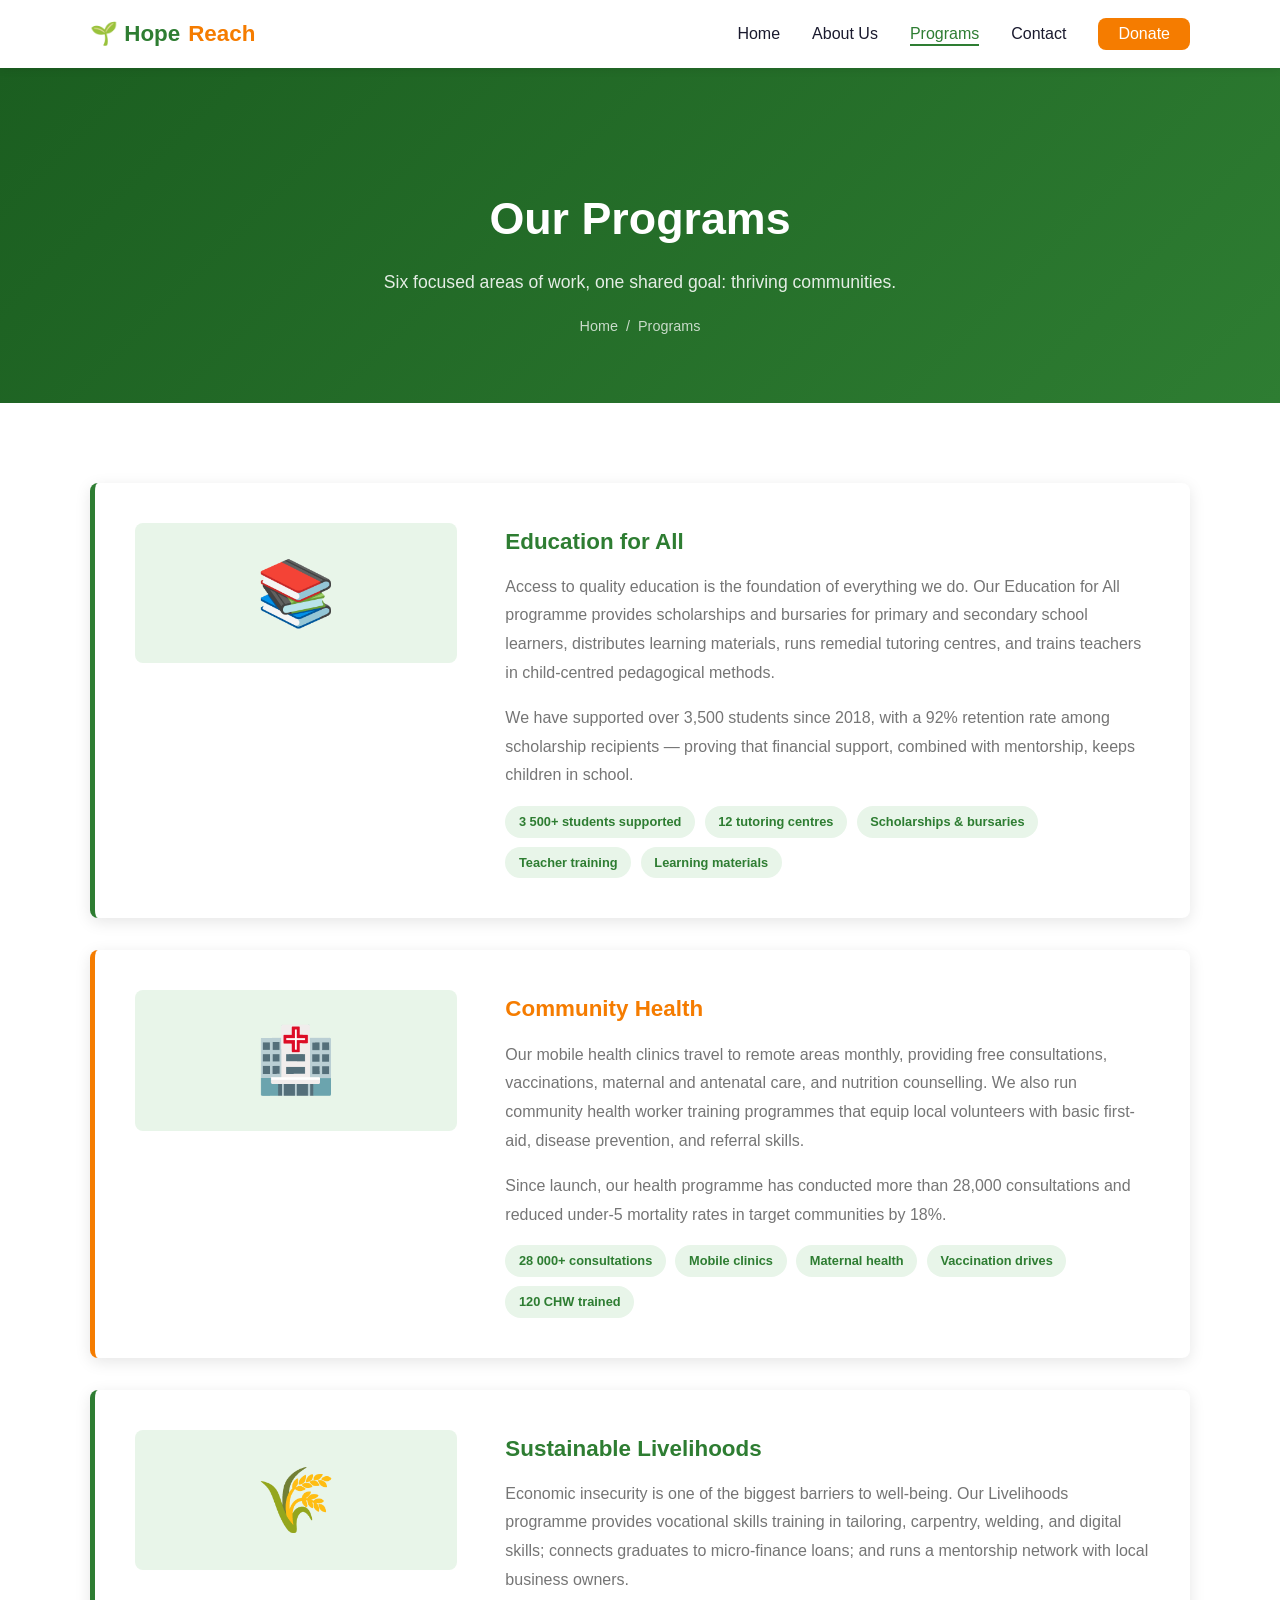
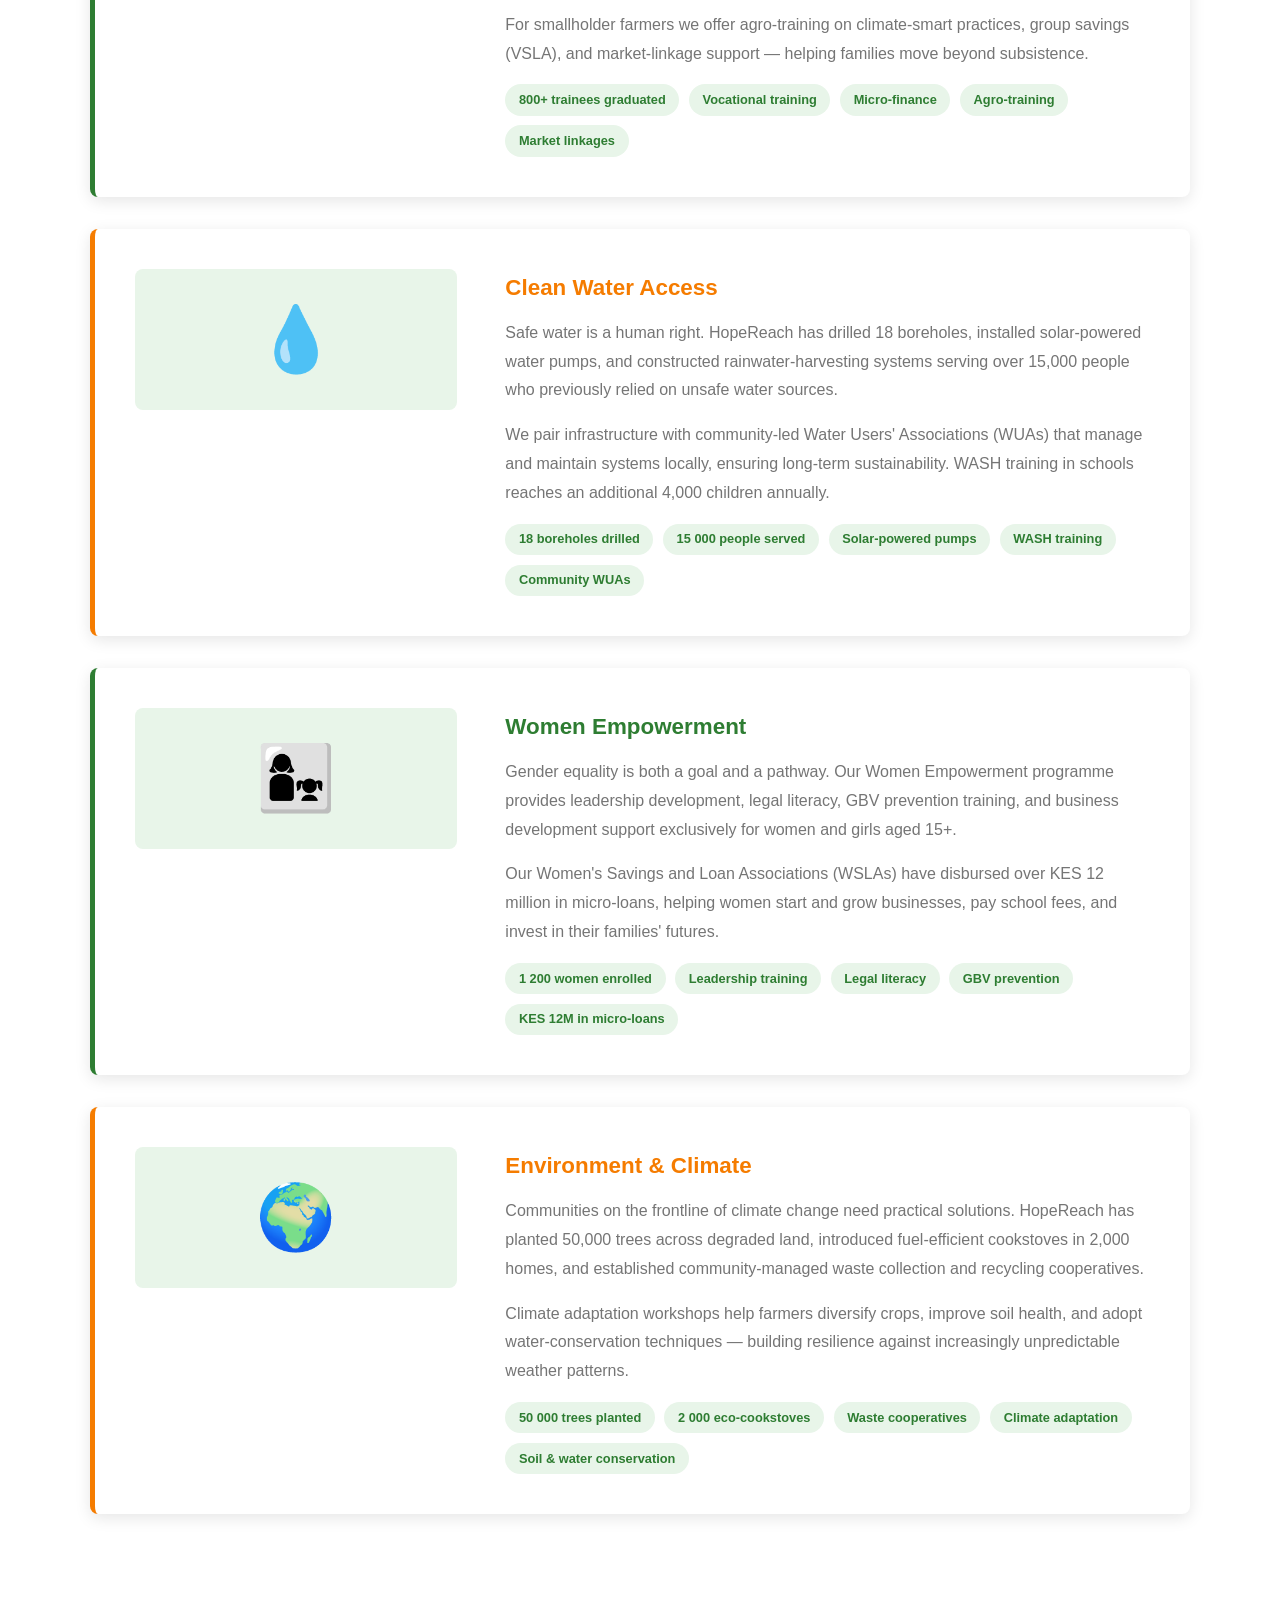
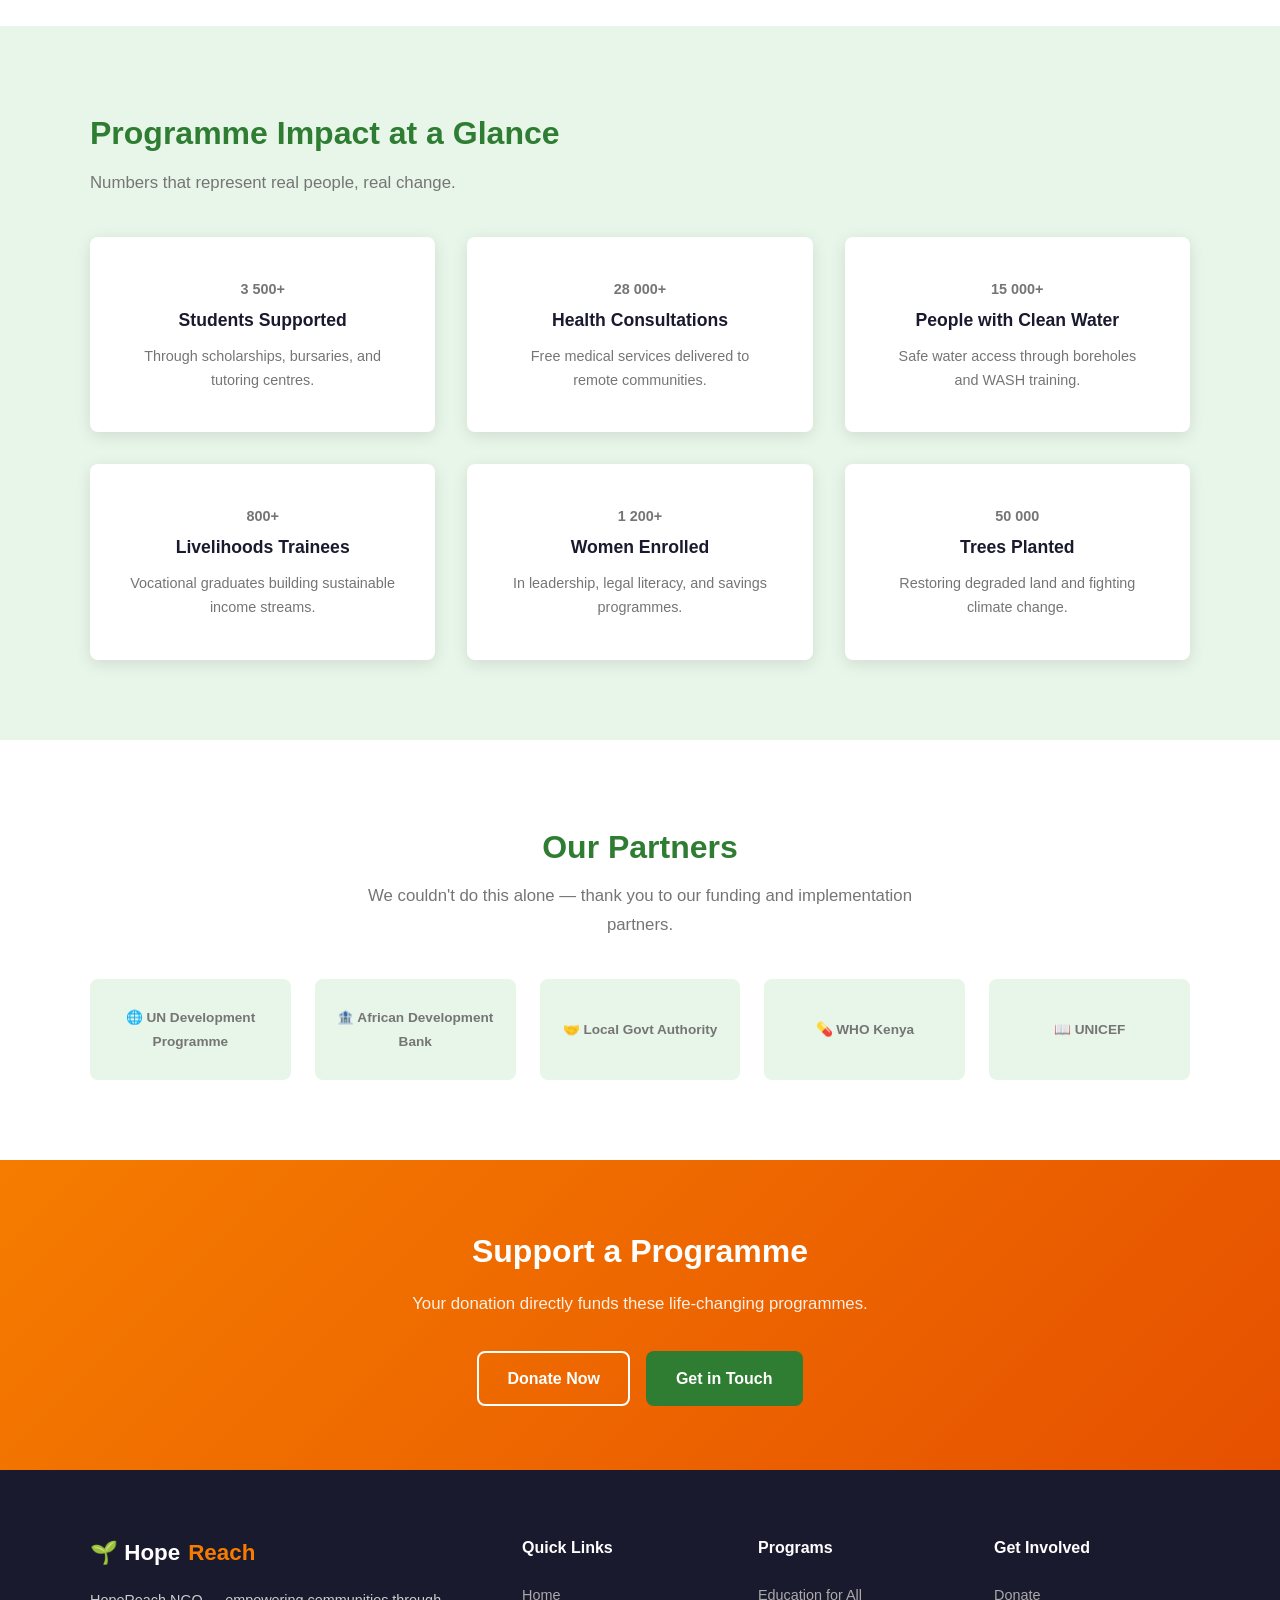
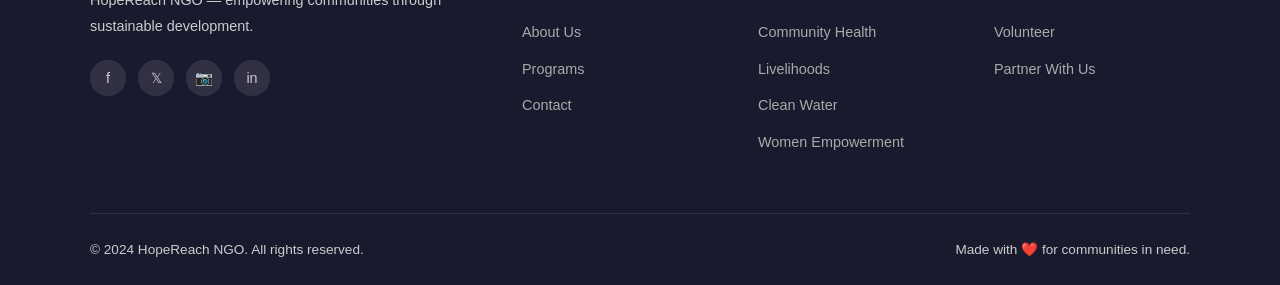
<file: programs.html>
<!DOCTYPE html>
<html lang="en">
<head>
  <meta charset="UTF-8" />
  <meta name="viewport" content="width=device-width, initial-scale=1.0" />
  <meta name="description" content="Explore HopeReach NGO's programmes — education, health, livelihoods, water, women empowerment, and environment." />
  <title>Programs | HopeReach NGO</title>
  <link rel="stylesheet" href="css/style.css" />
  <link rel="stylesheet" href="css/about-programs.css" />
</head>
<body>

  <!-- ===== Navigation ===== -->
  <nav class="navbar" id="navbar">
    <div class="nav-container">
      <a href="index.html" class="nav-logo">
        🌱 Hope<span>Reach</span>
      </a>
      <ul class="nav-links" id="navLinks">
        <li><a href="index.html">Home</a></li>
        <li><a href="about.html">About Us</a></li>
        <li><a href="programs.html" class="active">Programs</a></li>
        <li><a href="contact.html">Contact</a></li>
        <li><a href="contact.html#donate" class="nav-cta">Donate</a></li>
      </ul>
      <button class="hamburger" id="hamburger" aria-label="Toggle navigation">
        <span></span>
        <span></span>
        <span></span>
      </button>
    </div>
  </nav>

  <!-- ===== Page Header ===== -->
  <header class="page-header">
    <div class="container">
      <h1>Our Programs</h1>
      <p>Six focused areas of work, one shared goal: thriving communities.</p>
      <div class="breadcrumb">
        <a href="index.html">Home</a>
        <span>/</span>
        <span>Programs</span>
      </div>
    </div>
  </header>

  <!-- ===== Program List ===== -->
  <section class="programs-list">
    <div class="container">

      <div class="program-full-card" id="education">
        <div class="program-icon-large">📚</div>
        <div class="program-details">
          <h3>Education for All</h3>
          <p>
            Access to quality education is the foundation of everything we do. Our Education for All
            programme provides scholarships and bursaries for primary and secondary school learners,
            distributes learning materials, runs remedial tutoring centres, and trains teachers in
            child-centred pedagogical methods.
          </p>
          <p>
            We have supported over 3,500 students since 2018, with a 92% retention rate among
            scholarship recipients — proving that financial support, combined with mentorship,
            keeps children in school.
          </p>
          <div class="program-highlights">
            <span class="highlight-tag">3 500+ students supported</span>
            <span class="highlight-tag">12 tutoring centres</span>
            <span class="highlight-tag">Scholarships &amp; bursaries</span>
            <span class="highlight-tag">Teacher training</span>
            <span class="highlight-tag">Learning materials</span>
          </div>
        </div>
      </div>

      <div class="program-full-card" id="health">
        <div class="program-icon-large">🏥</div>
        <div class="program-details">
          <h3>Community Health</h3>
          <p>
            Our mobile health clinics travel to remote areas monthly, providing free consultations,
            vaccinations, maternal and antenatal care, and nutrition counselling. We also run
            community health worker training programmes that equip local volunteers with basic
            first-aid, disease prevention, and referral skills.
          </p>
          <p>
            Since launch, our health programme has conducted more than 28,000 consultations and
            reduced under-5 mortality rates in target communities by 18%.
          </p>
          <div class="program-highlights">
            <span class="highlight-tag">28 000+ consultations</span>
            <span class="highlight-tag">Mobile clinics</span>
            <span class="highlight-tag">Maternal health</span>
            <span class="highlight-tag">Vaccination drives</span>
            <span class="highlight-tag">120 CHW trained</span>
          </div>
        </div>
      </div>

      <div class="program-full-card" id="livelihoods">
        <div class="program-icon-large">🌾</div>
        <div class="program-details">
          <h3>Sustainable Livelihoods</h3>
          <p>
            Economic insecurity is one of the biggest barriers to well-being. Our Livelihoods
            programme provides vocational skills training in tailoring, carpentry, welding, and
            digital skills; connects graduates to micro-finance loans; and runs a mentorship
            network with local business owners.
          </p>
          <p>
            For smallholder farmers we offer agro-training on climate-smart practices, group
            savings (VSLA), and market-linkage support — helping families move beyond subsistence.
          </p>
          <div class="program-highlights">
            <span class="highlight-tag">800+ trainees graduated</span>
            <span class="highlight-tag">Vocational training</span>
            <span class="highlight-tag">Micro-finance</span>
            <span class="highlight-tag">Agro-training</span>
            <span class="highlight-tag">Market linkages</span>
          </div>
        </div>
      </div>

      <div class="program-full-card" id="water">
        <div class="program-icon-large">💧</div>
        <div class="program-details">
          <h3>Clean Water Access</h3>
          <p>
            Safe water is a human right. HopeReach has drilled 18 boreholes, installed solar-powered
            water pumps, and constructed rainwater-harvesting systems serving over 15,000 people
            who previously relied on unsafe water sources.
          </p>
          <p>
            We pair infrastructure with community-led Water Users' Associations (WUAs) that manage
            and maintain systems locally, ensuring long-term sustainability. WASH training in schools
            reaches an additional 4,000 children annually.
          </p>
          <div class="program-highlights">
            <span class="highlight-tag">18 boreholes drilled</span>
            <span class="highlight-tag">15 000 people served</span>
            <span class="highlight-tag">Solar-powered pumps</span>
            <span class="highlight-tag">WASH training</span>
            <span class="highlight-tag">Community WUAs</span>
          </div>
        </div>
      </div>

      <div class="program-full-card" id="women">
        <div class="program-icon-large">👩‍👧</div>
        <div class="program-details">
          <h3>Women Empowerment</h3>
          <p>
            Gender equality is both a goal and a pathway. Our Women Empowerment programme
            provides leadership development, legal literacy, GBV prevention training, and
            business development support exclusively for women and girls aged 15+.
          </p>
          <p>
            Our Women's Savings and Loan Associations (WSLAs) have disbursed over KES 12 million
            in micro-loans, helping women start and grow businesses, pay school fees, and invest
            in their families' futures.
          </p>
          <div class="program-highlights">
            <span class="highlight-tag">1 200 women enrolled</span>
            <span class="highlight-tag">Leadership training</span>
            <span class="highlight-tag">Legal literacy</span>
            <span class="highlight-tag">GBV prevention</span>
            <span class="highlight-tag">KES 12M in micro-loans</span>
          </div>
        </div>
      </div>

      <div class="program-full-card" id="environment">
        <div class="program-icon-large">🌍</div>
        <div class="program-details">
          <h3>Environment &amp; Climate</h3>
          <p>
            Communities on the frontline of climate change need practical solutions. HopeReach
            has planted 50,000 trees across degraded land, introduced fuel-efficient cookstoves
            in 2,000 homes, and established community-managed waste collection and recycling
            cooperatives.
          </p>
          <p>
            Climate adaptation workshops help farmers diversify crops, improve soil health, and
            adopt water-conservation techniques — building resilience against increasingly
            unpredictable weather patterns.
          </p>
          <div class="program-highlights">
            <span class="highlight-tag">50 000 trees planted</span>
            <span class="highlight-tag">2 000 eco-cookstoves</span>
            <span class="highlight-tag">Waste cooperatives</span>
            <span class="highlight-tag">Climate adaptation</span>
            <span class="highlight-tag">Soil &amp; water conservation</span>
          </div>
        </div>
      </div>

    </div>
  </section>

  <!-- ===== Impact Numbers ===== -->
  <section class="program-impact">
    <div class="container">
      <h2 class="section-title">Programme Impact at a Glance</h2>
      <p class="section-subtitle">
        Numbers that represent real people, real change.
      </p>
      <div class="impact-grid">
        <div class="impact-card">
          <p class="impact-number">3 500+</p>
          <h3>Students Supported</h3>
          <p>Through scholarships, bursaries, and tutoring centres.</p>
        </div>
        <div class="impact-card">
          <p class="impact-number">28 000+</p>
          <h3>Health Consultations</h3>
          <p>Free medical services delivered to remote communities.</p>
        </div>
        <div class="impact-card">
          <p class="impact-number">15 000+</p>
          <h3>People with Clean Water</h3>
          <p>Safe water access through boreholes and WASH training.</p>
        </div>
        <div class="impact-card">
          <p class="impact-number">800+</p>
          <h3>Livelihoods Trainees</h3>
          <p>Vocational graduates building sustainable income streams.</p>
        </div>
        <div class="impact-card">
          <p class="impact-number">1 200+</p>
          <h3>Women Enrolled</h3>
          <p>In leadership, legal literacy, and savings programmes.</p>
        </div>
        <div class="impact-card">
          <p class="impact-number">50 000</p>
          <h3>Trees Planted</h3>
          <p>Restoring degraded land and fighting climate change.</p>
        </div>
      </div>
    </div>
  </section>

  <!-- ===== Partners ===== -->
  <section class="partners-section">
    <div class="container">
      <h2 class="section-title text-center">Our Partners</h2>
      <p class="section-subtitle centered">
        We couldn't do this alone — thank you to our funding and implementation partners.
      </p>
      <div class="partners-grid">
        <div class="partner-logo">🌐 UN Development Programme</div>
        <div class="partner-logo">🏦 African Development Bank</div>
        <div class="partner-logo">🤝 Local Govt Authority</div>
        <div class="partner-logo">💊 WHO Kenya</div>
        <div class="partner-logo">📖 UNICEF</div>
      </div>
    </div>
  </section>

  <!-- ===== CTA Banner ===== -->
  <section class="cta-banner">
    <div class="container">
      <h2>Support a Programme</h2>
      <p>Your donation directly funds these life-changing programmes.</p>
      <div class="cta-actions">
        <a href="contact.html#donate" class="btn btn-outline">Donate Now</a>
        <a href="contact.html" class="btn btn-primary">Get in Touch</a>
      </div>
    </div>
  </section>

  <!-- ===== Footer ===== -->
  <footer class="footer">
    <div class="container">
      <div class="footer-grid">
        <div class="footer-brand">
          <div class="nav-logo">🌱 Hope<span>Reach</span></div>
          <p>HopeReach NGO — empowering communities through sustainable development.</p>
          <div class="social-links">
            <a href="#" class="social-link" aria-label="Facebook">f</a>
            <a href="#" class="social-link" aria-label="Twitter">𝕏</a>
            <a href="#" class="social-link" aria-label="Instagram">📷</a>
            <a href="#" class="social-link" aria-label="LinkedIn">in</a>
          </div>
        </div>
        <div class="footer-col">
          <h4>Quick Links</h4>
          <ul>
            <li><a href="index.html">Home</a></li>
            <li><a href="about.html">About Us</a></li>
            <li><a href="programs.html">Programs</a></li>
            <li><a href="contact.html">Contact</a></li>
          </ul>
        </div>
        <div class="footer-col">
          <h4>Programs</h4>
          <ul>
            <li><a href="#education">Education for All</a></li>
            <li><a href="#health">Community Health</a></li>
            <li><a href="#livelihoods">Livelihoods</a></li>
            <li><a href="#water">Clean Water</a></li>
            <li><a href="#women">Women Empowerment</a></li>
          </ul>
        </div>
        <div class="footer-col">
          <h4>Get Involved</h4>
          <ul>
            <li><a href="contact.html#donate">Donate</a></li>
            <li><a href="contact.html#volunteer">Volunteer</a></li>
            <li><a href="contact.html">Partner With Us</a></li>
          </ul>
        </div>
      </div>
      <div class="footer-bottom">
        <p>&copy; 2024 HopeReach NGO. All rights reserved.</p>
        <p>Made with ❤️ for communities in need.</p>
      </div>
    </div>
  </footer>

  <script src="js/main.js"></script>
</body>
</html>
</file>
<file: css/style.css>
/* ===================================================
   NGO-Project — Main Stylesheet
   Owner: Member 1 (Home / Base Styles)
   =================================================== */

/* ---------- Reset & Base ---------- */
*, *::before, *::after {
  box-sizing: border-box;
  margin: 0;
  padding: 0;
}

:root {
  --color-primary:   #2e7d32;   /* forest green  */
  --color-secondary: #f57c00;   /* warm orange   */
  --color-dark:      #1a1a2e;
  --color-light:     #f5f5f5;
  --color-white:     #ffffff;
  --color-gray:      #757575;
  --color-bg-alt:    #e8f5e9;
  --font-heading:    'Segoe UI', Tahoma, Geneva, Verdana, sans-serif;
  --font-body:       'Segoe UI', Tahoma, Geneva, Verdana, sans-serif;
  --transition:      0.3s ease;
  --shadow:          0 4px 16px rgba(0, 0, 0, 0.1);
  --radius:          8px;
  --max-width:       1140px;
}

html {
  scroll-behavior: smooth;
}

body {
  font-family: var(--font-body);
  color: var(--color-dark);
  background-color: var(--color-white);
  line-height: 1.7;
}

a {
  color: inherit;
  text-decoration: none;
}

ul {
  list-style: none;
}

img {
  max-width: 100%;
  display: block;
}

.container {
  max-width: var(--max-width);
  margin: 0 auto;
  padding: 0 1.25rem;
}

.section-title {
  font-size: 2rem;
  font-weight: 700;
  color: var(--color-primary);
  margin-bottom: 0.5rem;
}

.section-subtitle {
  font-size: 1.05rem;
  color: var(--color-gray);
  margin-bottom: 2.5rem;
  max-width: 580px;
}

section {
  padding: 5rem 0;
}

/* ---------- Buttons ---------- */
.btn {
  display: inline-block;
  padding: 0.75rem 1.75rem;
  border-radius: var(--radius);
  font-weight: 600;
  font-size: 1rem;
  cursor: pointer;
  transition: var(--transition);
  border: 2px solid transparent;
}

.btn-primary {
  background-color: var(--color-primary);
  color: var(--color-white);
}

.btn-primary:hover {
  background-color: #1b5e20;
}

.btn-secondary {
  background-color: var(--color-secondary);
  color: var(--color-white);
}

.btn-secondary:hover {
  background-color: #e65100;
}

.btn-outline {
  background-color: transparent;
  color: var(--color-white);
  border-color: var(--color-white);
}

.btn-outline:hover {
  background-color: var(--color-white);
  color: var(--color-primary);
}

/* ---------- Navigation ---------- */
.navbar {
  position: fixed;
  top: 0;
  left: 0;
  width: 100%;
  z-index: 1000;
  background-color: var(--color-white);
  box-shadow: 0 2px 8px rgba(0, 0, 0, 0.08);
  transition: var(--transition);
}

.navbar.scrolled {
  box-shadow: var(--shadow);
}

.nav-container {
  display: flex;
  align-items: center;
  justify-content: space-between;
  height: 68px;
  max-width: var(--max-width);
  margin: 0 auto;
  padding: 0 1.25rem;
}

.nav-logo {
  display: flex;
  align-items: center;
  gap: 0.5rem;
  font-size: 1.4rem;
  font-weight: 700;
  color: var(--color-primary);
}

.nav-logo span {
  color: var(--color-secondary);
}

.nav-links {
  display: flex;
  align-items: center;
  gap: 2rem;
}

.nav-links a {
  font-weight: 500;
  color: var(--color-dark);
  position: relative;
  transition: color var(--transition);
}

.nav-links a::after {
  content: '';
  position: absolute;
  bottom: -4px;
  left: 0;
  width: 0;
  height: 2px;
  background-color: var(--color-primary);
  transition: width var(--transition);
}

.nav-links a:hover,
.nav-links a.active {
  color: var(--color-primary);
}

.nav-links a:hover::after,
.nav-links a.active::after {
  width: 100%;
}

.nav-cta {
  background-color: var(--color-secondary);
  color: var(--color-white) !important;
  padding: 0.45rem 1.25rem;
  border-radius: var(--radius);
}

.nav-cta:hover {
  background-color: #e65100 !important;
}

.nav-cta::after {
  display: none;
}

.hamburger {
  display: none;
  flex-direction: column;
  gap: 5px;
  cursor: pointer;
  background: none;
  border: none;
  padding: 4px;
}

.hamburger span {
  display: block;
  width: 26px;
  height: 2px;
  background-color: var(--color-dark);
  transition: var(--transition);
}

/* ---------- Hero ---------- */
.hero {
  min-height: 100vh;
  background: linear-gradient(135deg, #1b5e20 0%, #2e7d32 50%, #388e3c 100%);
  display: flex;
  align-items: center;
  color: var(--color-white);
  padding-top: 68px;
  position: relative;
  overflow: hidden;
}

.hero::before {
  content: '';
  position: absolute;
  top: -50%;
  right: -20%;
  width: 600px;
  height: 600px;
  background: rgba(255, 255, 255, 0.04);
  border-radius: 50%;
}

.hero::after {
  content: '';
  position: absolute;
  bottom: -30%;
  left: -10%;
  width: 400px;
  height: 400px;
  background: rgba(255, 255, 255, 0.04);
  border-radius: 50%;
}

.hero-content {
  position: relative;
  z-index: 1;
  max-width: 640px;
}

.hero-badge {
  display: inline-block;
  background-color: rgba(255, 255, 255, 0.15);
  color: var(--color-white);
  font-size: 0.85rem;
  font-weight: 600;
  padding: 0.35rem 1rem;
  border-radius: 50px;
  margin-bottom: 1.25rem;
  letter-spacing: 0.04em;
  text-transform: uppercase;
}

.hero h1 {
  font-size: clamp(2.2rem, 5vw, 3.5rem);
  font-weight: 800;
  line-height: 1.2;
  margin-bottom: 1.25rem;
}

.hero h1 span {
  color: #a5d6a7;
}

.hero p {
  font-size: 1.15rem;
  opacity: 0.9;
  margin-bottom: 2rem;
  line-height: 1.8;
}

.hero-actions {
  display: flex;
  gap: 1rem;
  flex-wrap: wrap;
}

/* ---------- Impact Stats ---------- */
.impact-stats {
  background-color: var(--color-primary);
  color: var(--color-white);
  padding: 3rem 0;
}

.stats-grid {
  display: grid;
  grid-template-columns: repeat(4, 1fr);
  gap: 1.5rem;
  text-align: center;
}

.stat-item h3 {
  font-size: 2.5rem;
  font-weight: 800;
  margin-bottom: 0.25rem;
}

.stat-item p {
  font-size: 0.95rem;
  opacity: 0.85;
}

/* ---------- About Preview (Homepage) ---------- */
.about-preview {
  background-color: var(--color-white);
}

.about-preview .grid-2 {
  display: grid;
  grid-template-columns: 1fr 1fr;
  gap: 4rem;
  align-items: center;
}

.about-preview-image {
  position: relative;
}

.image-placeholder {
  width: 100%;
  aspect-ratio: 4/3;
  background: linear-gradient(135deg, var(--color-bg-alt), #c8e6c9);
  border-radius: var(--radius);
  display: flex;
  align-items: center;
  justify-content: center;
  font-size: 5rem;
  color: var(--color-primary);
}

.about-badge {
  position: absolute;
  bottom: -1.5rem;
  right: -1.5rem;
  background-color: var(--color-secondary);
  color: var(--color-white);
  padding: 1rem 1.5rem;
  border-radius: var(--radius);
  font-weight: 700;
  font-size: 0.95rem;
  box-shadow: var(--shadow);
  text-align: center;
}

.about-badge span {
  display: block;
  font-size: 1.8rem;
  line-height: 1.1;
}

.values-list {
  margin: 1.5rem 0;
  display: flex;
  flex-direction: column;
  gap: 0.75rem;
}

.values-list li {
  display: flex;
  align-items: center;
  gap: 0.75rem;
  font-weight: 500;
}

.values-list li::before {
  content: '✓';
  display: inline-flex;
  align-items: center;
  justify-content: center;
  width: 24px;
  height: 24px;
  background-color: var(--color-primary);
  color: var(--color-white);
  border-radius: 50%;
  font-size: 0.75rem;
  flex-shrink: 0;
}

/* ---------- Programs Preview (Homepage) ---------- */
.programs-preview {
  background-color: var(--color-bg-alt);
}

.programs-grid {
  display: grid;
  grid-template-columns: repeat(3, 1fr);
  gap: 1.75rem;
}

.program-card {
  background-color: var(--color-white);
  border-radius: var(--radius);
  padding: 2rem;
  box-shadow: var(--shadow);
  transition: transform var(--transition);
}

.program-card:hover {
  transform: translateY(-4px);
}

.program-icon {
  font-size: 2.5rem;
  margin-bottom: 1rem;
}

.program-card h3 {
  font-size: 1.2rem;
  font-weight: 700;
  margin-bottom: 0.5rem;
  color: var(--color-primary);
}

.program-card p {
  font-size: 0.95rem;
  color: var(--color-gray);
  margin-bottom: 1.25rem;
}

.program-card a {
  color: var(--color-secondary);
  font-weight: 600;
  font-size: 0.9rem;
}

.program-card a:hover {
  text-decoration: underline;
}

/* ---------- Testimonial ---------- */
.testimonial-section {
  background-color: var(--color-white);
  text-align: center;
}

.testimonial-card {
  max-width: 700px;
  margin: 0 auto;
  background-color: var(--color-bg-alt);
  border-radius: var(--radius);
  padding: 3rem;
  position: relative;
}

.testimonial-card::before {
  content: '"';
  font-size: 6rem;
  color: var(--color-primary);
  opacity: 0.15;
  position: absolute;
  top: -1rem;
  left: 1.5rem;
  font-family: serif;
  line-height: 1;
}

.testimonial-text {
  font-size: 1.15rem;
  font-style: italic;
  margin-bottom: 1.5rem;
  color: var(--color-dark);
}

.testimonial-author {
  display: flex;
  align-items: center;
  justify-content: center;
  gap: 1rem;
}

.avatar {
  width: 50px;
  height: 50px;
  border-radius: 50%;
  background: linear-gradient(135deg, var(--color-primary), var(--color-secondary));
  display: flex;
  align-items: center;
  justify-content: center;
  color: var(--color-white);
  font-weight: 700;
  font-size: 1.2rem;
}

.author-info strong {
  display: block;
  font-size: 1rem;
}

.author-info span {
  font-size: 0.85rem;
  color: var(--color-gray);
}

/* ---------- CTA Banner ---------- */
.cta-banner {
  background: linear-gradient(135deg, var(--color-secondary), #e65100);
  color: var(--color-white);
  text-align: center;
  padding: 4rem 0;
}

.cta-banner h2 {
  font-size: 2rem;
  font-weight: 700;
  margin-bottom: 0.75rem;
}

.cta-banner p {
  opacity: 0.9;
  margin-bottom: 2rem;
  font-size: 1.05rem;
}

.cta-actions {
  display: flex;
  gap: 1rem;
  justify-content: center;
  flex-wrap: wrap;
}

/* ---------- Footer ---------- */
.footer {
  background-color: var(--color-dark);
  color: #ccc;
  padding: 4rem 0 1.5rem;
}

.footer-grid {
  display: grid;
  grid-template-columns: 2fr 1fr 1fr 1fr;
  gap: 2.5rem;
  margin-bottom: 3rem;
}

.footer-brand .nav-logo {
  color: var(--color-white);
  margin-bottom: 1rem;
}

.footer-brand p {
  font-size: 0.9rem;
  line-height: 1.8;
}

.footer-col h4 {
  color: var(--color-white);
  font-size: 1rem;
  font-weight: 600;
  margin-bottom: 1.25rem;
}

.footer-col ul li {
  margin-bottom: 0.6rem;
}

.footer-col ul li a {
  font-size: 0.9rem;
  color: #aaa;
  transition: color var(--transition);
}

.footer-col ul li a:hover {
  color: var(--color-white);
}

.social-links {
  display: flex;
  gap: 0.75rem;
  margin-top: 1.25rem;
}

.social-link {
  width: 36px;
  height: 36px;
  border-radius: 50%;
  background-color: rgba(255, 255, 255, 0.1);
  display: flex;
  align-items: center;
  justify-content: center;
  font-size: 0.9rem;
  transition: background-color var(--transition);
}

.social-link:hover {
  background-color: var(--color-primary);
  color: var(--color-white);
}

.footer-bottom {
  border-top: 1px solid rgba(255, 255, 255, 0.1);
  padding-top: 1.5rem;
  display: flex;
  align-items: center;
  justify-content: space-between;
  font-size: 0.85rem;
}

/* ---------- Page Header (inner pages) ---------- */
.page-header {
  background: linear-gradient(135deg, #1b5e20 0%, #2e7d32 100%);
  color: var(--color-white);
  text-align: center;
  padding: 7rem 0 4rem;
  margin-top: 68px;
}

.page-header h1 {
  font-size: 2.8rem;
  font-weight: 800;
  margin-bottom: 0.75rem;
}

.page-header p {
  font-size: 1.1rem;
  opacity: 0.88;
  max-width: 540px;
  margin: 0 auto;
}

.breadcrumb {
  display: flex;
  align-items: center;
  justify-content: center;
  gap: 0.5rem;
  font-size: 0.9rem;
  margin-top: 1rem;
  opacity: 0.75;
}

.breadcrumb a {
  color: var(--color-white);
}

.breadcrumb a:hover {
  text-decoration: underline;
}

/* ---------- Utility Classes ---------- */
.text-center {
  text-align: center;
}

.section-subtitle.centered {
  text-align: center;
  margin: 0 auto 2.5rem;
}

.btn-block {
  width: 100%;
  padding: 1rem;
}

.story-image-placeholder {
  aspect-ratio: 3/4;
  font-size: 6rem;
}

@media (max-width: 992px) {
  .stats-grid {
    grid-template-columns: repeat(2, 1fr);
  }

  .about-preview .grid-2 {
    grid-template-columns: 1fr;
    gap: 2.5rem;
  }

  .programs-grid {
    grid-template-columns: repeat(2, 1fr);
  }

  .footer-grid {
    grid-template-columns: 1fr 1fr;
  }
}

@media (max-width: 768px) {
  .nav-links {
    display: none;
    position: absolute;
    top: 68px;
    left: 0;
    width: 100%;
    background-color: var(--color-white);
    flex-direction: column;
    align-items: flex-start;
    padding: 1.5rem 1.25rem;
    gap: 1.25rem;
    box-shadow: var(--shadow);
  }

  .nav-links.open {
    display: flex;
  }

  .hamburger {
    display: flex;
  }

  .hero {
    padding-top: 88px;
    padding-bottom: 3rem;
  }

  .programs-grid {
    grid-template-columns: 1fr;
  }

  .cta-actions {
    flex-direction: column;
    align-items: center;
  }

  .footer-grid {
    grid-template-columns: 1fr;
  }

  .footer-bottom {
    flex-direction: column;
    gap: 0.5rem;
    text-align: center;
  }
}

@media (max-width: 480px) {
  .stats-grid {
    grid-template-columns: 1fr 1fr;
  }

  .about-badge {
    position: static;
    margin-top: 1rem;
    display: inline-block;
  }
}
</file>
<file: css/about-programs.css>
/* ===================================================
   NGO-Project — About & Programs Page Styles
   Owner: Member 2 (About / Programs pages)
   =================================================== */

/* ---------- About Page — Mission / Vision ---------- */
.mission-vision {
  background-color: var(--color-bg-alt);
}

.mv-grid {
  display: grid;
  grid-template-columns: 1fr 1fr;
  gap: 2rem;
}

.mv-card {
  background-color: var(--color-white);
  border-radius: var(--radius);
  padding: 2.5rem;
  box-shadow: var(--shadow);
  border-top: 4px solid var(--color-primary);
}

.mv-card.vision {
  border-top-color: var(--color-secondary);
}

.mv-icon {
  font-size: 2.5rem;
  margin-bottom: 1rem;
}

.mv-card h3 {
  font-size: 1.4rem;
  font-weight: 700;
  margin-bottom: 0.75rem;
  color: var(--color-primary);
}

.mv-card.vision h3 {
  color: var(--color-secondary);
}

.mv-card p {
  color: var(--color-gray);
  line-height: 1.8;
}

/* ---------- About Page — Our Story ---------- */
.our-story {
  background-color: var(--color-white);
}

.story-grid {
  display: grid;
  grid-template-columns: 1fr 1fr;
  gap: 4rem;
  align-items: center;
}

.story-content h2 {
  font-size: 2rem;
  font-weight: 700;
  color: var(--color-primary);
  margin-bottom: 1rem;
}

.story-content p {
  color: var(--color-gray);
  margin-bottom: 1rem;
  line-height: 1.85;
}

.timeline {
  margin-top: 2rem;
  position: relative;
  padding-left: 1.5rem;
}

.timeline::before {
  content: '';
  position: absolute;
  left: 0;
  top: 0;
  height: 100%;
  width: 2px;
  background-color: var(--color-bg-alt);
}

.timeline-item {
  position: relative;
  padding-bottom: 1.75rem;
  padding-left: 1.25rem;
}

.timeline-item::before {
  content: '';
  position: absolute;
  left: -1.85rem;
  top: 6px;
  width: 12px;
  height: 12px;
  border-radius: 50%;
  background-color: var(--color-primary);
  border: 2px solid var(--color-white);
  box-shadow: 0 0 0 2px var(--color-primary);
}

.timeline-year {
  font-size: 0.8rem;
  font-weight: 700;
  color: var(--color-secondary);
  text-transform: uppercase;
  letter-spacing: 0.06em;
  margin-bottom: 0.2rem;
}

.timeline-item h4 {
  font-size: 1rem;
  font-weight: 600;
  margin-bottom: 0.25rem;
}

.timeline-item p {
  font-size: 0.9rem;
  margin-bottom: 0;
}

/* ---------- About Page — Team ---------- */
.team-section {
  background-color: var(--color-bg-alt);
}

.team-grid {
  display: grid;
  grid-template-columns: repeat(3, 1fr);
  gap: 2rem;
}

.team-card {
  background-color: var(--color-white);
  border-radius: var(--radius);
  overflow: hidden;
  box-shadow: var(--shadow);
  transition: transform var(--transition);
  text-align: center;
}

.team-card:hover {
  transform: translateY(-4px);
}

.team-avatar {
  width: 100%;
  aspect-ratio: 1;
  background: linear-gradient(135deg, var(--color-bg-alt), #c8e6c9);
  display: flex;
  align-items: center;
  justify-content: center;
  font-size: 4rem;
  color: var(--color-primary);
}

.team-info {
  padding: 1.5rem;
}

.team-info h3 {
  font-size: 1.15rem;
  font-weight: 700;
  margin-bottom: 0.2rem;
}

.team-info .role {
  font-size: 0.85rem;
  color: var(--color-secondary);
  font-weight: 600;
  margin-bottom: 0.75rem;
}

.team-info p {
  font-size: 0.9rem;
  color: var(--color-gray);
  margin-bottom: 1rem;
}

.team-social {
  display: flex;
  gap: 0.5rem;
  justify-content: center;
}

.team-social a {
  width: 32px;
  height: 32px;
  border-radius: 50%;
  background-color: var(--color-bg-alt);
  display: flex;
  align-items: center;
  justify-content: center;
  font-size: 0.8rem;
  color: var(--color-primary);
  transition: background-color var(--transition), color var(--transition);
}

.team-social a:hover {
  background-color: var(--color-primary);
  color: var(--color-white);
}

/* ---------- About Page — Core Values ---------- */
.core-values {
  background-color: var(--color-white);
}

.values-grid {
  display: grid;
  grid-template-columns: repeat(4, 1fr);
  gap: 1.75rem;
}

.value-card {
  text-align: center;
  padding: 2rem 1.5rem;
  border-radius: var(--radius);
  background-color: var(--color-bg-alt);
  transition: transform var(--transition);
}

.value-card:hover {
  transform: translateY(-4px);
}

.value-icon {
  font-size: 2.5rem;
  margin-bottom: 1rem;
}

.value-card h3 {
  font-size: 1.05rem;
  font-weight: 700;
  color: var(--color-primary);
  margin-bottom: 0.5rem;
}

.value-card p {
  font-size: 0.9rem;
  color: var(--color-gray);
}

/* ---------- Programs Page — Program List ---------- */
.programs-list {
  background-color: var(--color-white);
}

.program-full-card {
  display: grid;
  grid-template-columns: 1fr 2fr;
  gap: 3rem;
  align-items: start;
  background-color: var(--color-white);
  border-radius: var(--radius);
  box-shadow: var(--shadow);
  padding: 2.5rem;
  margin-bottom: 2rem;
  border-left: 5px solid var(--color-primary);
  transition: transform var(--transition);
}

.program-full-card:hover {
  transform: translateY(-3px);
}

.program-full-card:nth-child(even) {
  border-left-color: var(--color-secondary);
}

.program-icon-large {
  text-align: center;
  font-size: 4rem;
  padding: 1rem;
  background-color: var(--color-bg-alt);
  border-radius: var(--radius);
}

.program-details h3 {
  font-size: 1.4rem;
  font-weight: 700;
  color: var(--color-primary);
  margin-bottom: 0.75rem;
}

.program-full-card:nth-child(even) .program-details h3 {
  color: var(--color-secondary);
}

.program-details p {
  color: var(--color-gray);
  margin-bottom: 1rem;
  line-height: 1.8;
}

.program-highlights {
  display: flex;
  flex-wrap: wrap;
  gap: 0.6rem;
  margin-top: 1rem;
}

.highlight-tag {
  background-color: var(--color-bg-alt);
  color: var(--color-primary);
  font-size: 0.8rem;
  font-weight: 600;
  padding: 0.3rem 0.85rem;
  border-radius: 50px;
}

/* ---------- Programs Page — Impact Numbers ---------- */
.program-impact {
  background-color: var(--color-bg-alt);
}

.impact-grid {
  display: grid;
  grid-template-columns: repeat(3, 1fr);
  gap: 2rem;
}

.impact-card {
  background-color: var(--color-white);
  border-radius: var(--radius);
  padding: 2.5rem;
  text-align: center;
  box-shadow: var(--shadow);
}

.impact-number {
  font-size: 3rem;
  font-weight: 800;
  color: var(--color-primary);
  margin-bottom: 0.25rem;
}

.impact-card h3 {
  font-size: 1.1rem;
  font-weight: 600;
  margin-bottom: 0.5rem;
}

.impact-card p {
  font-size: 0.9rem;
  color: var(--color-gray);
}

/* ---------- Programs Page — Partner Logos ---------- */
.partners-section {
  background-color: var(--color-white);
}

.partners-grid {
  display: grid;
  grid-template-columns: repeat(5, 1fr);
  gap: 1.5rem;
  align-items: center;
}

.partner-logo {
  background-color: var(--color-bg-alt);
  border-radius: var(--radius);
  padding: 1.25rem;
  display: flex;
  align-items: center;
  justify-content: center;
  font-weight: 700;
  font-size: 0.85rem;
  color: var(--color-gray);
  text-align: center;
  aspect-ratio: 2/1;
  transition: box-shadow var(--transition);
}

.partner-logo:hover {
  box-shadow: var(--shadow);
}

/* ---------- Responsive (about/programs) ---------- */
@media (max-width: 992px) {
  .mv-grid {
    grid-template-columns: 1fr;
  }

  .story-grid {
    grid-template-columns: 1fr;
    gap: 2.5rem;
  }

  .team-grid {
    grid-template-columns: repeat(2, 1fr);
  }

  .values-grid {
    grid-template-columns: repeat(2, 1fr);
  }

  .program-full-card {
    grid-template-columns: 1fr;
    gap: 1.5rem;
  }

  .impact-grid {
    grid-template-columns: 1fr 1fr;
  }

  .partners-grid {
    grid-template-columns: repeat(3, 1fr);
  }
}

@media (max-width: 768px) {
  .team-grid {
    grid-template-columns: 1fr;
  }

  .values-grid {
    grid-template-columns: 1fr 1fr;
  }

  .impact-grid {
    grid-template-columns: 1fr;
  }

  .partners-grid {
    grid-template-columns: repeat(2, 1fr);
  }
}

@media (max-width: 480px) {
  .values-grid {
    grid-template-columns: 1fr;
  }

  .partners-grid {
    grid-template-columns: 1fr 1fr;
  }
}
</file>
<file: css/contact-donate.css>
/* ===================================================
   NGO-Project — Contact & Donate Page Styles
   Owner: Member 3 (Contact / Donate page)
   =================================================== */

/* ---------- Contact Layout ---------- */
.contact-section {
  background-color: var(--color-white);
}

.contact-grid {
  display: grid;
  grid-template-columns: 2fr 3fr;
  gap: 4rem;
  align-items: start;
}

/* ---------- Contact Info Panel ---------- */
.contact-info h2 {
  font-size: 1.8rem;
  font-weight: 700;
  color: var(--color-primary);
  margin-bottom: 0.75rem;
}

.contact-info > p {
  color: var(--color-gray);
  margin-bottom: 2rem;
  line-height: 1.8;
}

.contact-details {
  display: flex;
  flex-direction: column;
  gap: 1.5rem;
  margin-bottom: 2rem;
}

.contact-item {
  display: flex;
  gap: 1rem;
  align-items: flex-start;
}

.contact-icon {
  width: 42px;
  height: 42px;
  border-radius: var(--radius);
  background-color: var(--color-bg-alt);
  display: flex;
  align-items: center;
  justify-content: center;
  font-size: 1.2rem;
  flex-shrink: 0;
  color: var(--color-primary);
}

.contact-item h4 {
  font-size: 0.9rem;
  font-weight: 700;
  color: var(--color-dark);
  margin-bottom: 0.2rem;
}

.contact-item p,
.contact-item a {
  font-size: 0.9rem;
  color: var(--color-gray);
}

.contact-item a:hover {
  color: var(--color-primary);
  text-decoration: underline;
}

.contact-social h4 {
  font-size: 0.9rem;
  font-weight: 700;
  margin-bottom: 0.75rem;
}

.contact-social-links {
  display: flex;
  gap: 0.75rem;
}

.contact-social-links a {
  width: 40px;
  height: 40px;
  border-radius: 50%;
  background-color: var(--color-bg-alt);
  display: flex;
  align-items: center;
  justify-content: center;
  font-size: 1rem;
  color: var(--color-primary);
  transition: background-color var(--transition), color var(--transition);
}

.contact-social-links a:hover {
  background-color: var(--color-primary);
  color: var(--color-white);
}

/* ---------- Contact Form ---------- */
.contact-form-card {
  background-color: var(--color-white);
  border-radius: var(--radius);
  padding: 2.5rem;
  box-shadow: var(--shadow);
}

.contact-form-card h2 {
  font-size: 1.5rem;
  font-weight: 700;
  color: var(--color-primary);
  margin-bottom: 0.5rem;
}

.contact-form-card > p {
  color: var(--color-gray);
  font-size: 0.95rem;
  margin-bottom: 2rem;
}

.form-group {
  margin-bottom: 1.25rem;
}

.form-row {
  display: grid;
  grid-template-columns: 1fr 1fr;
  gap: 1.25rem;
}

.form-group label {
  display: block;
  font-size: 0.9rem;
  font-weight: 600;
  margin-bottom: 0.45rem;
  color: var(--color-dark);
}

.form-group input,
.form-group select,
.form-group textarea {
  width: 100%;
  padding: 0.75rem 1rem;
  border: 1.5px solid #e0e0e0;
  border-radius: var(--radius);
  font-family: var(--font-body);
  font-size: 0.95rem;
  color: var(--color-dark);
  background-color: var(--color-white);
  transition: border-color var(--transition), box-shadow var(--transition);
  outline: none;
}

.form-group input:focus,
.form-group select:focus,
.form-group textarea:focus {
  border-color: var(--color-primary);
  box-shadow: 0 0 0 3px rgba(46, 125, 50, 0.12);
}

.form-group textarea {
  resize: vertical;
  min-height: 130px;
}

.form-group input.error,
.form-group select.error,
.form-group textarea.error {
  border-color: #c62828;
}

.form-error {
  display: block;
  font-size: 0.8rem;
  color: #c62828;
  margin-top: 0.3rem;
}

.form-success {
  display: none;
  background-color: #e8f5e9;
  border: 1px solid var(--color-primary);
  color: var(--color-primary);
  border-radius: var(--radius);
  padding: 1rem;
  font-weight: 600;
  text-align: center;
  margin-bottom: 1rem;
}

.form-success.visible {
  display: block;
}

/* ---------- Donate Section ---------- */
.donate-section {
  background-color: var(--color-bg-alt);
}

.donate-grid {
  display: grid;
  grid-template-columns: 1fr 1.5fr;
  gap: 4rem;
  align-items: start;
}

.donate-info h2 {
  font-size: 1.8rem;
  font-weight: 700;
  color: var(--color-primary);
  margin-bottom: 0.75rem;
}

.donate-info p {
  color: var(--color-gray);
  line-height: 1.8;
  margin-bottom: 1.5rem;
}

.impact-list {
  display: flex;
  flex-direction: column;
  gap: 1rem;
}

.impact-item {
  display: flex;
  gap: 1rem;
  align-items: center;
}

.impact-amount {
  background-color: var(--color-primary);
  color: var(--color-white);
  font-weight: 700;
  font-size: 0.9rem;
  padding: 0.4rem 0.85rem;
  border-radius: 50px;
  white-space: nowrap;
}

.impact-item p {
  font-size: 0.9rem;
  color: var(--color-gray);
  margin: 0;
}

.donate-form-card {
  background-color: var(--color-white);
  border-radius: var(--radius);
  padding: 2.5rem;
  box-shadow: var(--shadow);
}

.donate-form-card h3 {
  font-size: 1.4rem;
  font-weight: 700;
  color: var(--color-primary);
  margin-bottom: 1.75rem;
}

/* Donation amount selector */
.amount-options {
  display: grid;
  grid-template-columns: repeat(3, 1fr);
  gap: 0.75rem;
  margin-bottom: 1rem;
}

.amount-btn {
  padding: 0.75rem;
  border: 2px solid #e0e0e0;
  border-radius: var(--radius);
  background-color: var(--color-white);
  font-weight: 600;
  font-size: 1rem;
  cursor: pointer;
  transition: var(--transition);
  color: var(--color-dark);
}

.amount-btn:hover,
.amount-btn.active {
  border-color: var(--color-primary);
  background-color: var(--color-primary);
  color: var(--color-white);
}

.custom-amount {
  margin-bottom: 1.25rem;
}

.custom-amount label {
  display: block;
  font-size: 0.9rem;
  font-weight: 600;
  margin-bottom: 0.45rem;
  color: var(--color-dark);
}

.input-prefix {
  position: relative;
}

.input-prefix span {
  position: absolute;
  left: 1rem;
  top: 50%;
  transform: translateY(-50%);
  color: var(--color-gray);
  font-weight: 600;
}

.input-prefix input {
  padding-left: 2rem;
}

.frequency-tabs {
  display: flex;
  gap: 0;
  margin-bottom: 1.5rem;
  border: 1.5px solid #e0e0e0;
  border-radius: var(--radius);
  overflow: hidden;
}

.frequency-tab {
  flex: 1;
  padding: 0.65rem;
  background: none;
  border: none;
  font-weight: 600;
  font-size: 0.9rem;
  cursor: pointer;
  transition: var(--transition);
  color: var(--color-gray);
}

.frequency-tab.active {
  background-color: var(--color-primary);
  color: var(--color-white);
}

.donate-btn {
  width: 100%;
  padding: 1rem;
  background-color: var(--color-secondary);
  color: var(--color-white);
  border: none;
  border-radius: var(--radius);
  font-size: 1.1rem;
  font-weight: 700;
  cursor: pointer;
  transition: background-color var(--transition);
}

.donate-btn:hover {
  background-color: #e65100;
}

.secure-note {
  text-align: center;
  font-size: 0.8rem;
  color: var(--color-gray);
  margin-top: 0.75rem;
}

/* ---------- Volunteer Section ---------- */
.volunteer-section {
  background-color: var(--color-white);
}

.volunteer-grid {
  display: grid;
  grid-template-columns: repeat(3, 1fr);
  gap: 2rem;
  margin-bottom: 3rem;
}

.volunteer-card {
  background-color: var(--color-bg-alt);
  border-radius: var(--radius);
  padding: 2rem;
  text-align: center;
  transition: transform var(--transition);
}

.volunteer-card:hover {
  transform: translateY(-4px);
}

.volunteer-icon {
  font-size: 2.5rem;
  margin-bottom: 1rem;
}

.volunteer-card h3 {
  font-size: 1.1rem;
  font-weight: 700;
  color: var(--color-primary);
  margin-bottom: 0.5rem;
}

.volunteer-card p {
  font-size: 0.9rem;
  color: var(--color-gray);
}

/* ---------- Toast Notification ---------- */
.toast {
  position: fixed;
  bottom: 2rem;
  right: 2rem;
  background-color: var(--color-primary);
  color: var(--color-white);
  padding: 1rem 1.5rem;
  border-radius: var(--radius);
  box-shadow: var(--shadow);
  font-weight: 600;
  font-size: 0.95rem;
  z-index: 9999;
  transform: translateY(100px);
  opacity: 0;
  transition: transform 0.35s ease, opacity 0.35s ease;
  max-width: 360px;
}

.toast.visible {
  transform: translateY(0);
  opacity: 1;
}

/* ---------- Responsive (contact/donate) ---------- */
@media (max-width: 992px) {
  .contact-grid {
    grid-template-columns: 1fr;
    gap: 2.5rem;
  }

  .donate-grid {
    grid-template-columns: 1fr;
    gap: 2.5rem;
  }

  .volunteer-grid {
    grid-template-columns: 1fr 1fr;
  }
}

@media (max-width: 768px) {
  .form-row {
    grid-template-columns: 1fr;
  }

  .amount-options {
    grid-template-columns: repeat(3, 1fr);
  }

  .volunteer-grid {
    grid-template-columns: 1fr;
  }
}

@media (max-width: 480px) {
  .amount-options {
    grid-template-columns: 1fr 1fr;
  }
}
</file>
